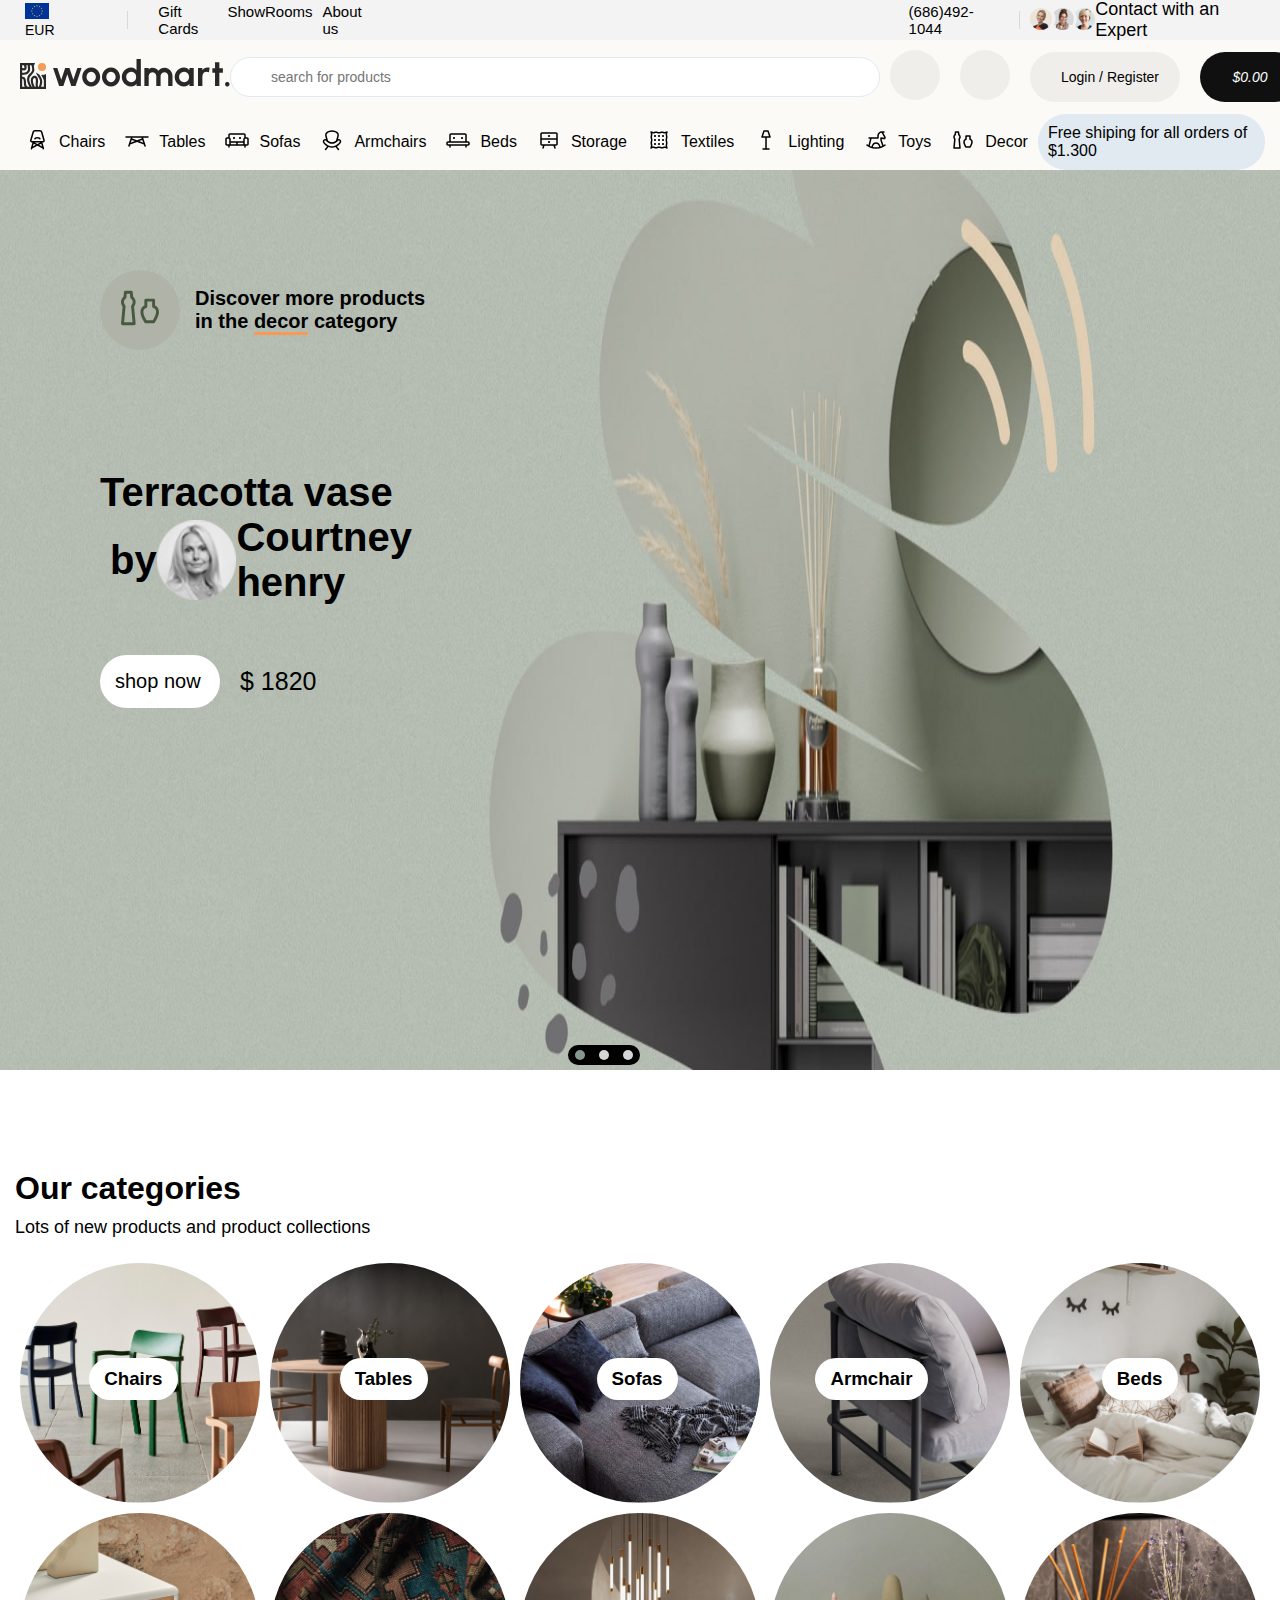
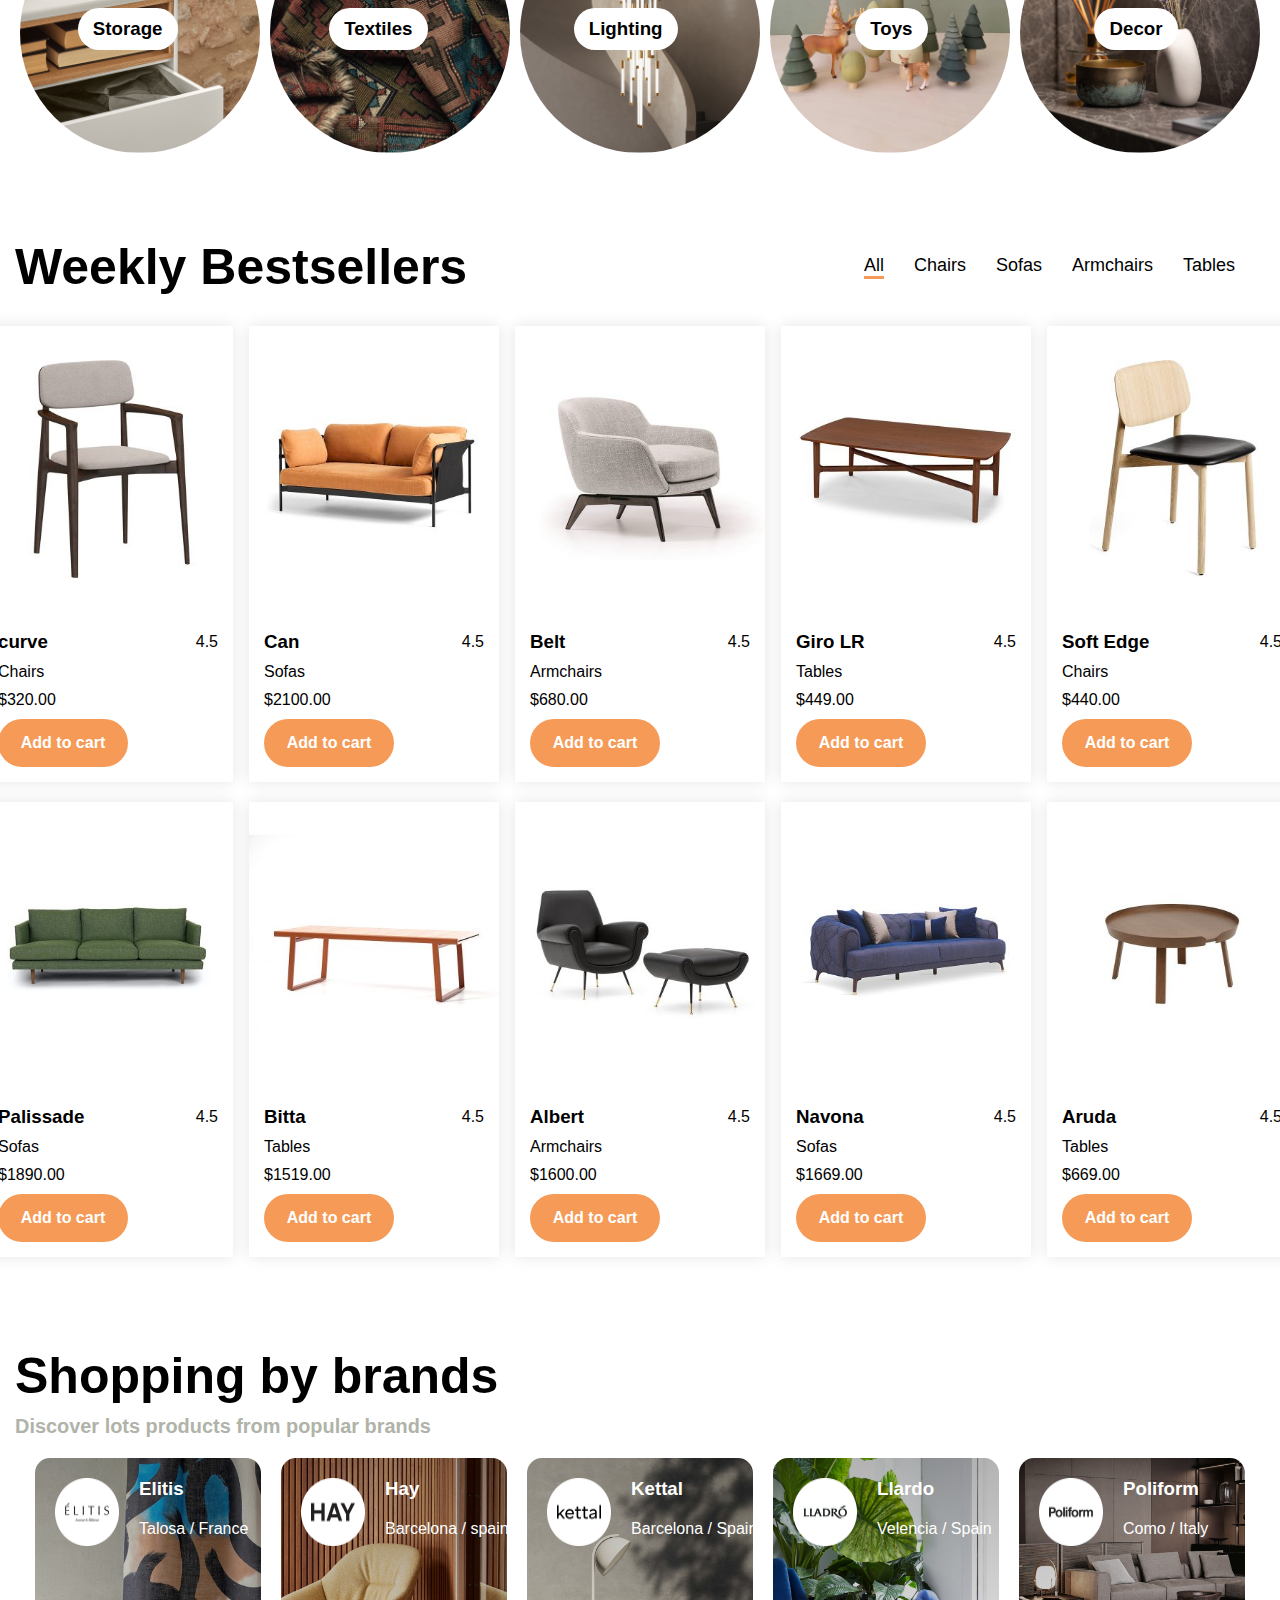
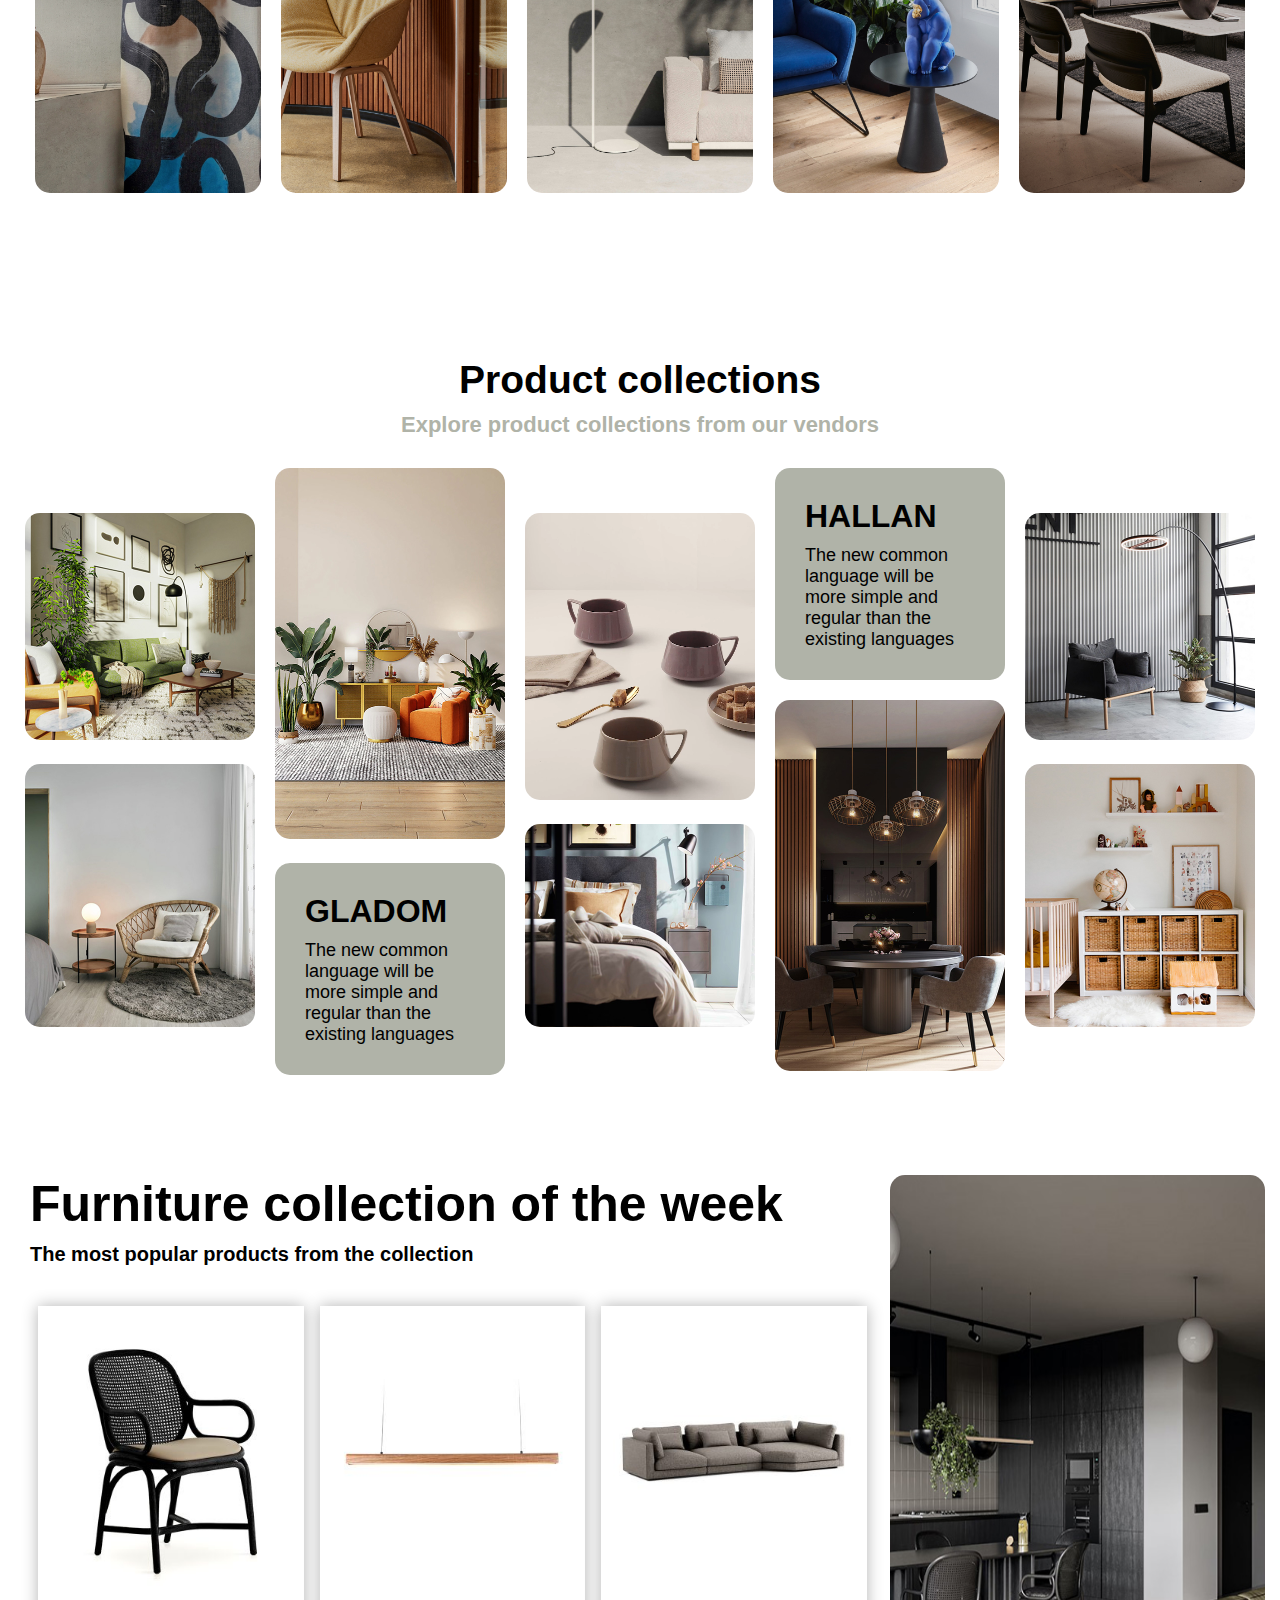
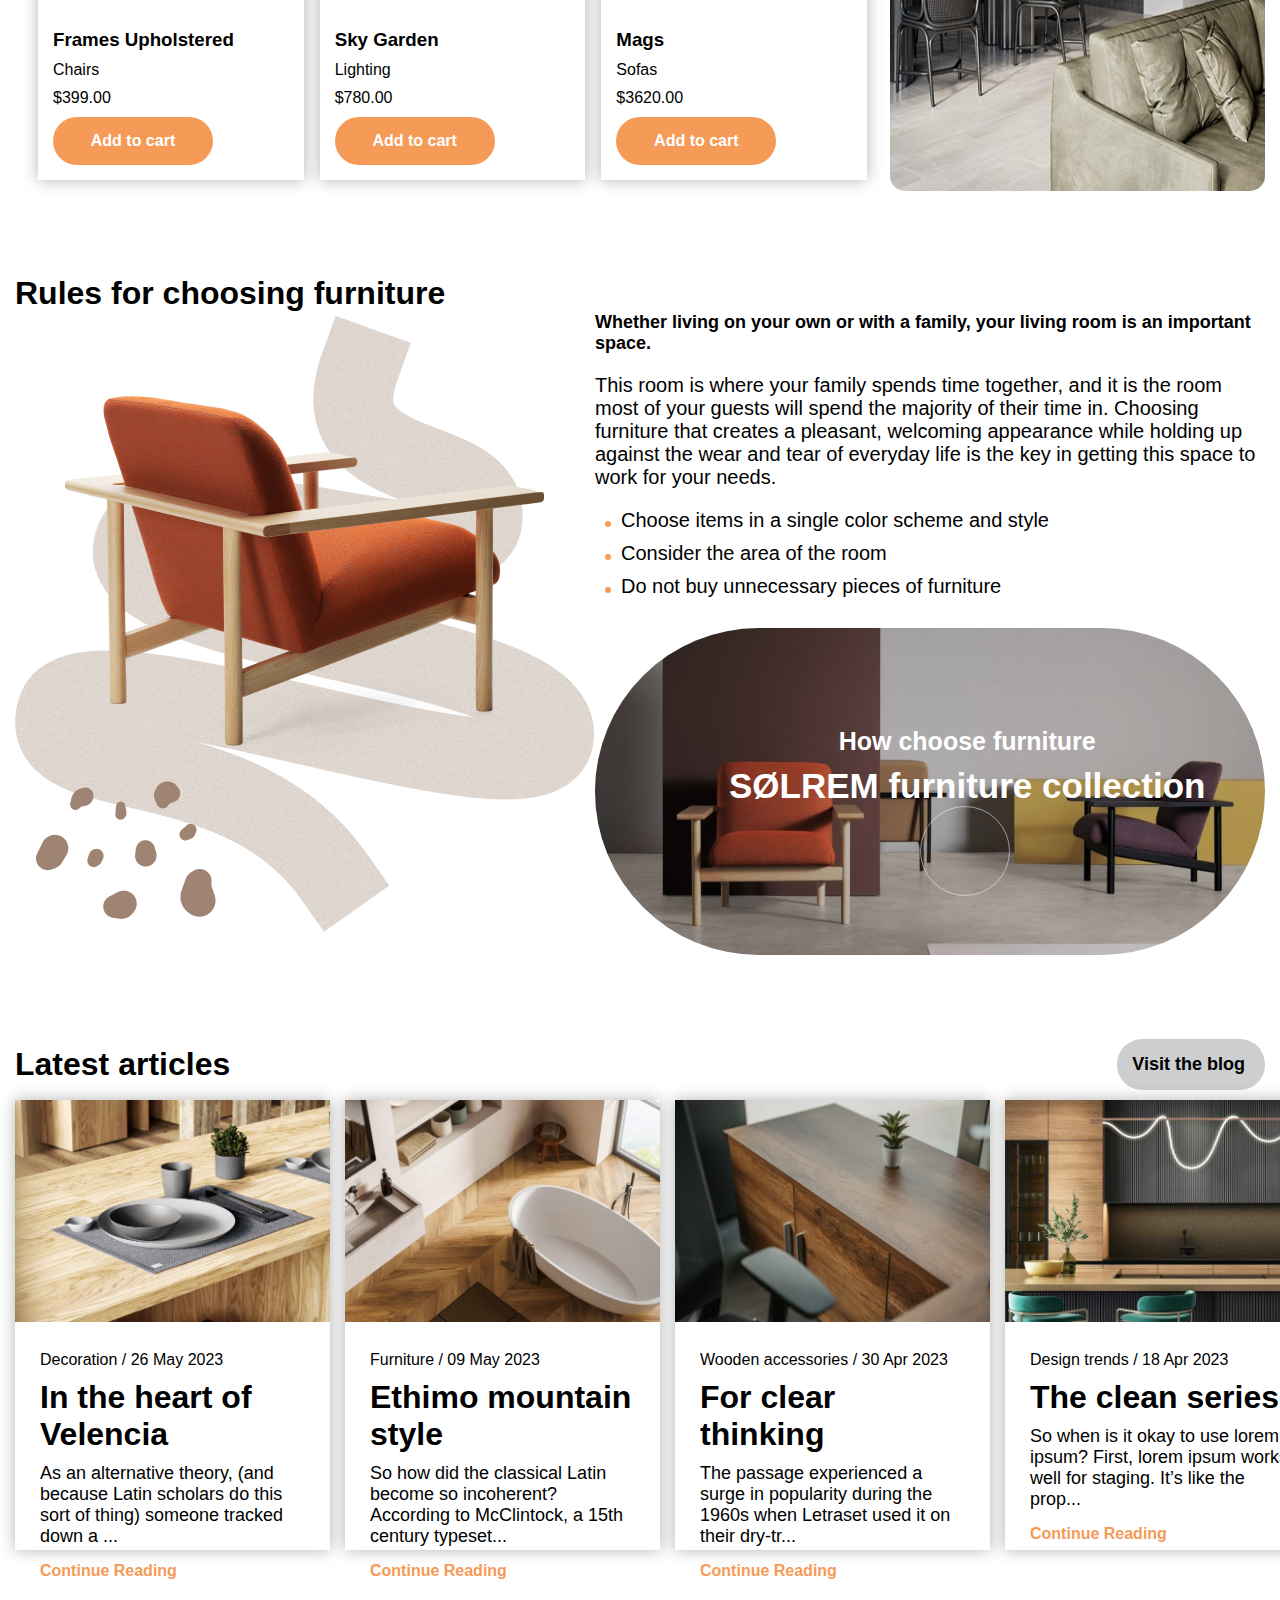
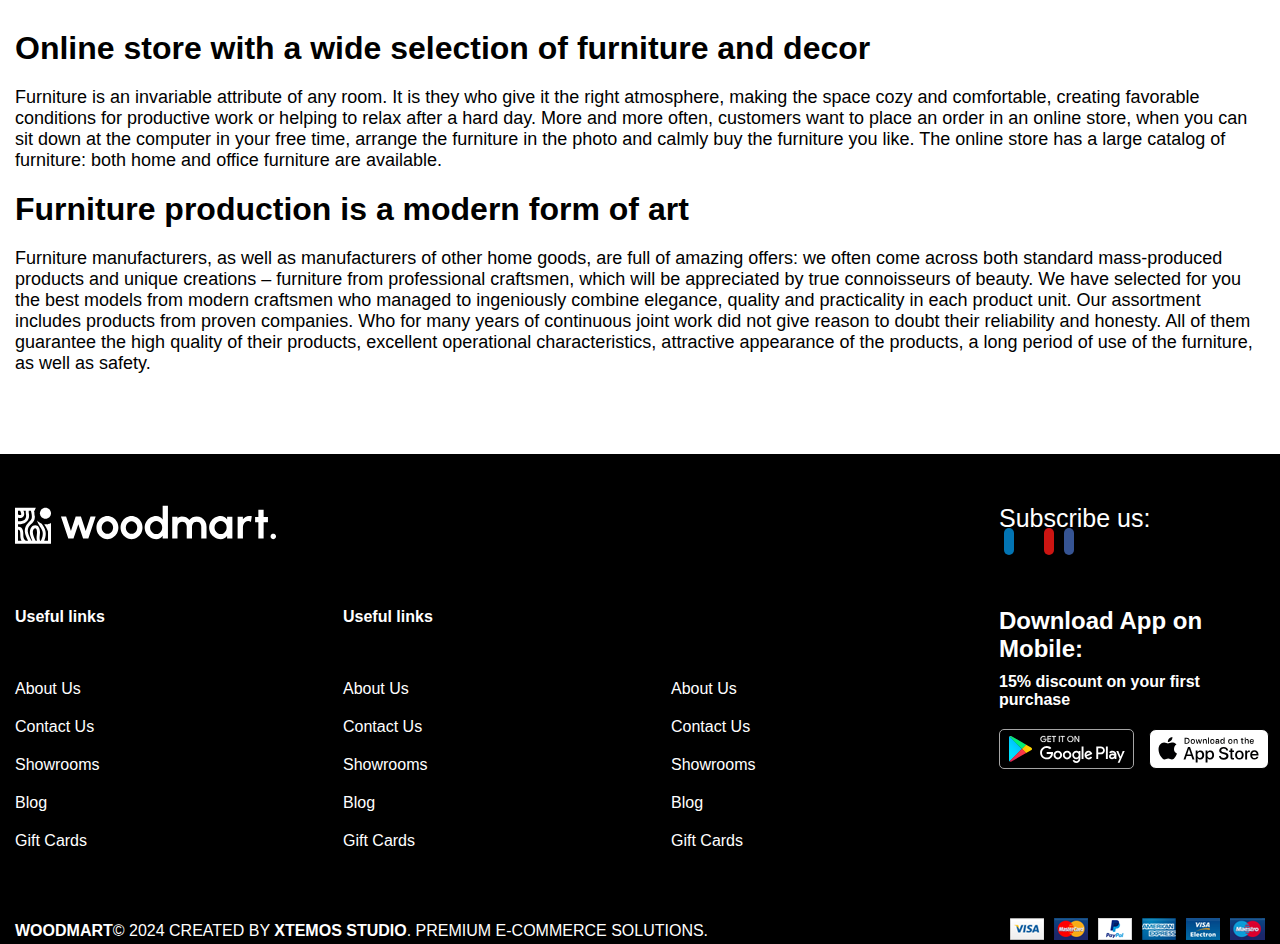
<file: index.html>
<!DOCTYPE html>
<html lang="en">

<head>
    <meta charset="UTF-8">
    <meta name="viewport" content="width=device-width, initial-scale=1.0">
    <title>Homepage</title>
    <link rel="stylesheet" href="css/style.css">
    <link rel="stylesheet" href="css/owl.carousel.min.css">
    <link rel="stylesheet" href="css/owl.theme.default.min.css">
    <link rel="stylesheet" href="https://cdnjs.cloudflare.com/ajax/libs/font-awesome/6.5.1/css/all.min.css"
        integrity="sha512-DTOQO9RWCH3ppGqcWaEA1BIZOC6xxalwEsw9c2QQeAIftl+Vegovlnee1c9QX4TctnWMn13TZye+giMm8e2LwA=="
        crossorigin="anonymous" referrerpolicy="no-referrer" />
</head>

<body>
    <header class="whb_header">
        <div class="main_header">
            <div class="wb_row">
                <div class="container">
                    <div class="row">
                        <div class="header">
                            <div class="header_row">
                                <ul class="menu_currency">
                                    <li><a href=""><img src="img/asset 0.svg" alt="">EUR</a>
                                        <ul class="sub_menu">
                                            <li><a href="#"><img src="img/asset 1.svg" alt="">Canada</a></li>
                                            <li><a href="#"><img src="img/asset 2.svg" alt="">USA</a></li>
                                            <li><a href="#"><img src="img/asset 3.svg" alt="">Japan</a></li>
                                        </ul>
                                    </li>
                                </ul>
                            </div>
                            <div class="space_element">
                            </div>
                            <div class="header_devider">
                            </div>
                            <div class="header_nav">
                                <ul class="menu_top">
                                    <li><a href="">Gift Cards</a></li>
                                    <li><a href="">ShowRooms</a></li>
                                    <li><a href="">About us</a></li>
                                </ul>
                            </div>
                            <div class="empty_column"></div>
                            <div class="contact">
                                <ul>
                                    <li><a href=""><i class="fa-solid fa-phone"></i>(686)492-1044</a></li>
                                </ul>
                            </div>
                            <div class="space_element"></div>
                            <div class="box_content ">
                                <div class="box_icon ">
                                    <a href=""><img src="img/asset 4.png" alt="" class="d-flex "></a>
                                </div>
                            </div>
                            <div class="box_text ">
                                <p class=""><a href="">Contact with an Expert</a></p>
                            </div>
                        </div>
                    </div>
                </div>
            </div>
            <div class="wb_middle_row">
                <div class="container">
                    <div class="row">
                        <div class="logo">
                            <a href="index.html"> <img src="img/asset 5.svg" alt=""></a>
                        </div>
                        <div class="search_bar">
                            <i class="fa-solid fa-magnifying-glass"></i><input type="text"
                                placeholder="search for products">
                        </div>
                        <div class="icon_bar">
                            <ul class="icon">
                                <li class="compare"><button><a href=""><i
                                                class="fa-solid fa-code-compare"></i></a></button></li>
                                <li class="wishlist"><button><a href=""><i class="fa-regular fa-heart"></i></a></button>
                                </li>
                                <li class="login"><button><a href=""><i class="fa-regular fa-user"></i>Login /
                                            Register</a></button></li>
                                <li class="cart"><button><a href=""><i class="fa-solid fa-cart-shopping">
                                                $0.00</i></a></button></li>
                            </ul>
                        </div>
                    </div>
                </div>
            </div>
            <div class="nav_bar">
                <div class="nav_menu">
                    <div class="container">
                        <div class="row">
                            <ul class="nav_item">
                                <li><a href=""><img src="img/asset 6.svg" alt=""></a></li>
                                <span><a href="">Chairs</a></span>
                                <li><a href=""><img src="img/asset 7.svg" alt=""></a></li>
                                <span><a href="">Tables</a></span>
                                <li><a href=""><img src="img/asset 8.svg" alt=""></a></li>
                                <span><a href="">Sofas</a></span>
                                <li><a href=""><img src="img/asset 9.svg" alt=""></a></li>
                                <span><a href="">Armchairs</a></span>
                                <li><a href=""><img src="img/asset 10.svg" alt=""></a></li>
                                <span><a href="">Beds</a></span>
                                <li><a href=""><img src="img/asset 11.svg" alt=""></a></li>
                                <span><a href="">Storage</a></span>
                                <li><a href=""><img src="img/asset 12.svg" alt=""></a></li>
                                <span><a href="">Textiles</a></span>
                                <li><a href=""><img src="img/asset 13.svg" alt=""></a></li>
                                <span><a href="">Lighting</a></span>
                                <li><a href=""><img src="img/asset 14.svg" alt=""></a></li>
                                <span><a href="">Toys</a></span>
                                <li><a href=""><img src="img/asset 15.svg" alt=""></a></li>
                                <span><a href="">Decor</a></span>
                            </ul>
                            <div class="nav_text">
                                <a href="">Free shiping for all orders of $1.300</a>
                            </div>
                        </div>
                    </div>
                </div>
            </div>
        </div>
    </header>
    <section class="slider_wrap">
        <div class="slider">
            <div class="container">
                <div class="row">
                    <div class="owl-carousel owl-theme">
                        <div class="item">
                            <div class="item1">
                                <div class="image_wrap">
                                    <div class="img">
                                        <img src="img/asset 99.jpeg" alt="">
                                    </div>
                                </div>
                                <div class="slider_text">
                                    <div class="uper_text">
                                        <div class="img">
                                            <img src="img/asset 108.svg" alt="">
                                        </div>
                                        <div class="text">
                                            <h4>
                                                Discover more products<br>
                                                in the <u>decor</u> category </span>
                                            </h4>
                                        </div>
                                    </div>
                                    <div class="img_text_wrap">
                                        <div class="lower_text">
                                            <h1 class="">Terracotta vase</h1>
                                        </div>
                                        <div class="img_text">
                                            <h1 class="img_text"> by </h1>
                                            <img src="img/asset 16.png" alt="" class="img">
                                            <h1>
                                                Courtney henry
                                            </h1>
                                        </div>
                                        <div class="button">
                                            <li class="btn"><a href="">shop now</a></li>
                                            <li class="price_tag"> $ 1820</li>
                                        </div>
                                        <div class="price">

                                        </div>
                                    </div>
                                </div>
                            </div>
                        </div>
                        <div class="item">
                            <div class="item2">

                                <div class="image_wrap">
                                    <div class="img">
                                        <img src="img/asset 100.jpeg" alt="">
                                    </div>
                                </div>
                                <div class="slider_text">
                                    <div class="uper_text">
                                        <div class="img">
                                            <img src="img/asset 109.svg" alt="">
                                        </div>
                                        <div class="text">
                                            <h4>
                                                Discover more products<br>
                                                in the <u>chair</u> category </span>
                                            </h4>
                                        </div>
                                    </div>
                                    <div class="img_text_wrap">
                                        <div class="lower_text">
                                            <h1 class="">Upholstered chair</h1>
                                        </div>
                                        <div class="img_text">
                                            <h1 class="img_text"> by </h1>
                                            <img src="img/asset 17.png" alt="" class="img">
                                            <h1>
                                                Esther Howard
                                            </h1>
                                        </div>
                                        <div class="button">
                                            <li class="btn"><a href="">shop now</a></li>
                                            <li class="price_tag"> $ 468</li>
                                        </div>
                                        <div class="price">

                                        </div>
                                    </div>
                                </div>
                            </div>
                        </div>
                        <div class="item">
                            <div class="item3">

                                <div class="image_wrap">
                                    <div class="img">
                                        <img src="img/asset 112.jpeg" alt="">
                                    </div>
                                </div>
                                <div class="slider_text">
                                    <div class="uper_text">
                                        <div class="img">
                                            <img src="img/asset 110.svg" alt="">
                                        </div>
                                        <div class="text">
                                            <h4>
                                                Discover more products<br>
                                                in the <u>sofas</u> category </span>
                                            </h4>
                                        </div>
                                    </div>
                                    <div class="img_text_wrap">
                                        <div class="lower_text">
                                            <h1 class="">sectional fabric sofas</h1>
                                        </div>
                                        <div class="img_text">
                                            <h1 class="img_text"> by </h1>
                                            <img src="img/asset 18.png" alt="" class="img">
                                            <h1>
                                                Ramon Esteve
                                            </h1>
                                        </div>
                                        <div class="button">
                                            <li class="btn"><a href="">shop now</a></li>
                                            <li class="price_tag"> $ 1820</li>
                                        </div>
                                        <div class="price">
                                        </div>
                                    </div>
                                </div>
                            </div>
                        </div>
                    </div>
                </div>
            </div>
        </div>
        </div>
    </section>
    <section class="categories">
        <div class="container">
            <div class="row">
                <div class="categories_header">
                    <h1>Our categories</h1>
                    <p>Lots of new products and product collections</p>
                </div>
                <div class="categories_box">
                    <div class="product_box">
                        <div class="img">

                            <a href=""><img src="img/asset 19.jpeg" alt=""></a>
                        </div>
                        <div class="product">
                            <h3>
                                <a href="">Chairs</a>
                            </h3>
                        </div>
                        <div class="product_count">
                            16 products
                        </div>
                    </div>
                    <div class="product_box">
                        <div class="img">
                            <a href=""><img src="img/asset 20.jpeg" alt=""></a>
                        </div>
                        <div class="product">
                            <h3>
                                <a href="">Tables</a>
                            </h3>
                        </div>
                        <div class="product_count">
                            16 products
                        </div>
                    </div>
                    <div class="product_box">
                        <div class="img">

                            <a href=""><img src="img/asset 21.jpeg" alt=""></a>
                        </div>
                        <div class="product">
                            <h3>
                                <a href="">Sofas</a>
                            </h3>
                        </div>
                        <div class="product_count">
                            16 products
                        </div>
                    </div>
                    <div class="product_box">
                        <div class="img">
                            <a href=""><img src="img/asset 22.jpeg" alt=""></a>
                        </div>
                        <div class="product">
                            <h3>
                                <a href="">Armchair</a>
                            </h3>
                        </div>
                        <div class="product_count">
                            16 products
                        </div>
                    </div>
                    <div class="product_box">
                        <div class="img">
                            <a href=""><img src="img/asset 23.jpeg" alt=""></a>
                        </div>
                        <div class="product">
                            <h3>
                                <a href="">Beds</a>
                            </h3>
                        </div>
                        <div class="product_count">
                            16 products
                        </div>
                    </div>
                </div>
                <div class="categories_box">
                    <div class="product_box">
                        <div class="img">
                            <a href=""><img src="img/asset 24.jpeg" alt=""></a>
                        </div>
                        <div class="product">
                            <h3>
                                <a href="">Storage</a>
                            </h3>
                        </div>
                        <div class="product_count">
                            16 products
                        </div>
                    </div>
                    <div class="product_box">
                        <div class="img">
                            <a href=""><img src="img/asset 25.jpeg" alt=""></a>
                        </div>
                        <div class="product">
                            <h3>
                                <a href="">Textiles</a>
                            </h3>
                        </div>
                        <div class="product_count">
                            16 products
                        </div>
                    </div>
                    <div class="product_box">
                        <div class="img">
                            <a href=""><img src="img/asset 26.jpeg" alt=""></a>
                        </div>
                        <div class="product">
                            <h3>
                                <a href="">Lighting</a>
                            </h3>
                        </div>
                        <div class="product_count">
                            16 products
                        </div>
                    </div>
                    <div class="product_box">
                        <div class="img">
                            <a href=""><img src="img/asset 27.jpeg" alt=""></a>
                        </div>
                        <div class="product">
                            <h3>
                                <a href="">Toys</a>
                            </h3>
                        </div>
                        <div class="product_count">
                            16 products
                        </div>
                    </div>
                    <div class="product_box">
                        <div class="img">
                            <a href=""><img src="img/asset 28.jpeg" alt=""></a>
                        </div>
                        <div class="product">
                            <h3>
                                <a href="">Decor</a>
                            </h3>
                        </div>
                        <div class="product_count">
                            16 products
                        </div>
                    </div>
                </div>
            </div>
        </div>
    </section>
    <section class="bestsellers">
        <div class="container">
            <div class="row">
                <div class="bestseller_box">
                    <div class="bestseller_header">
                        <div class="seller_head">
                            <h1>Weekly Bestsellers</h1>
                        </div>
                        <div class="bestseller_navmenu">
                            <ul class="bestseller_menu">
                                <li class="all"><a href="">All</a></li>
                                <li class="chair"><a class="cool-link" href="">Chairs</a></li>
                                <li class="sofa"><a class="cool-link" href="">Sofas</a></li>
                                <li class="armchair"><a class="cool-link" href="">Armchairs</a></li>
                                <li class="table"><a class="cool-link" href="">Tables</a></li>
                            </ul>
                        </div>
                    </div>
                    <div class="selling_product">
                        <div class="selling_box">
                            <div class="product_sell">
                                <div class="img">
                                    <img src="img/asset 29.jpeg" alt="">
                                </div>
                                <div class="product_detail">
                                    <div class="product_header">
                                        <div class="prodect_title">
                                            <h3><a href="">curve</a></h3>
                                        </div>
                                        <div class="rating">
                                            4.5<i class="fa-solid fa-star"></i>
                                        </div>
                                    </div>
                                    <div class="product_cat">
                                        <a href="">Chairs</a>
                                    </div>
                                    <div class="price_wrap">
                                        <span class="price">$320.00</span>
                                    </div>
                                    <div class="cart_button">
                                        <div class="cart">
                                            <a href="">Add to cart</a>
                                        </div>
                                        <div class="icon">
                                            <a href="">
                                                <i class="fa-solid fa-code-compare"></i>
                                            </a>
                                            <a href="">
                                                <i class="fa-solid fa-magnifying-glass"></i>
                                            </a>
                                        </div>
                                    </div>
                                </div>
                            </div>
                        </div>
                        <div class="selling_box">
                            <div class="product_sell">
                                <div class="img">
                                    <img src="img/asset 30.jpeg" alt="">
                                </div>
                                <div class="product_detail">
                                    <div class="product_header">
                                        <div class="prodect_title">
                                            <h3><a href="">Can</a></h3>
                                        </div>
                                        <div class="rating">
                                            4.5<i class="fa-solid fa-star"></i>
                                        </div>
                                    </div>
                                    <div class="product_cat">
                                        <a href="">Sofas</a>
                                    </div>
                                    <div class="price_wrap">
                                        <span class="price">$2100.00</span>
                                    </div>
                                    <div class="cart_button">
                                        <div class="cart">
                                            <a href="">Add to cart</a>
                                        </div>
                                        <div class="icon">
                                            <a href="">
                                                <i class="fa-solid fa-code-compare"></i>
                                            </a>
                                            <a href="">
                                                <i class="fa-solid fa-magnifying-glass"></i>
                                            </a>
                                        </div>
                                    </div>
                                </div>
                            </div>
                        </div>
                        <div class="selling_box">
                            <div class="product_sell">
                                <div class="img">
                                    <img src="img/asset 31.jpeg" alt="">
                                </div>
                                <div class="product_detail">
                                    <div class="product_header">
                                        <div class="prodect_title">
                                            <h3><a href="">Belt</a></h3>
                                        </div>
                                        <div class="rating">
                                            4.5<i class="fa-solid fa-star"></i>
                                        </div>
                                    </div>
                                    <div class="product_cat">
                                        <a href="">Armchairs</a>
                                    </div>
                                    <div class="price_wrap">
                                        <span class="price">$680.00</span>
                                    </div>
                                    <div class="cart_button">
                                        <div class="cart">
                                            <a href="">Add to cart</a>
                                        </div>
                                        <div class="icon">
                                            <a href="">
                                                <i class="fa-solid fa-code-compare"></i>
                                            </a>
                                            <a href="">
                                                <i class="fa-solid fa-magnifying-glass"></i>
                                            </a>
                                        </div>
                                    </div>
                                </div>
                            </div>
                        </div>
                        <div class="selling_box">
                            <div class="product_sell">
                                <div class="img">
                                    <img src="img/asset 32.jpeg" alt="">
                                </div>
                                <div class="product_detail">
                                    <div class="product_header">
                                        <div class="prodect_title">
                                            <h3><a href="">Giro LR</a></h3>
                                        </div>
                                        <div class="rating">
                                            4.5<i class="fa-solid fa-star"></i>
                                        </div>
                                    </div>
                                    <div class="product_cat">
                                        <a href="">Tables</a>
                                    </div>
                                    <div class="price_wrap">
                                        <span class="price">$449.00</span>
                                    </div>
                                    <div class="cart_button">
                                        <div class="cart">
                                            <a href="">Add to cart</a>
                                        </div>
                                        <div class="icon">
                                            <a href="">
                                                <i class="fa-solid fa-code-compare"></i>
                                            </a>
                                            <a href="">
                                                <i class="fa-solid fa-magnifying-glass"></i>
                                            </a>
                                        </div>
                                    </div>
                                </div>
                            </div>
                        </div>
                        <div class="selling_box">
                            <div class="product_sell">
                                <div class="img">
                                    <img src="img/asset 33.jpeg" alt="">
                                </div>
                                <div class="product_detail">
                                    <div class="product_header">
                                        <div class="prodect_title">
                                            <h3><a href="">Soft Edge</a></h3>
                                        </div>
                                        <div class="rating">
                                            4.5<i class="fa-solid fa-star"></i>
                                        </div>
                                    </div>
                                    <div class="product_cat">
                                        <a href="">Chairs</a>
                                    </div>
                                    <div class="price_wrap">
                                        <span class="price">$440.00</span>
                                    </div>
                                    <div class="cart_button">
                                        <div class="cart">
                                            <a href="">Add to cart</a>
                                        </div>
                                        <div class="icon">
                                            <a href="">
                                                <i class="fa-solid fa-code-compare"></i>
                                            </a>
                                            <a href="">
                                                <i class="fa-solid fa-magnifying-glass"></i>
                                            </a>
                                        </div>
                                    </div>
                                </div>
                            </div>
                        </div>
                    </div>
                    <div class="selling_product">
                        <div class="selling_box">
                            <div class="product_sell">
                                <div class="img">
                                    <img src="img/asset 34.jpeg" alt="">
                                </div>
                                <div class="product_detail">
                                    <div class="product_header">
                                        <div class="prodect_title">
                                            <h3><a href="">Palissade</a></h3>
                                        </div>
                                        <div class="rating">
                                            4.5<i class="fa-solid fa-star"></i>
                                        </div>
                                    </div>
                                    <div class="product_cat">
                                        <a href="">Sofas</a>
                                    </div>
                                    <div class="price_wrap">
                                        <span class="price">$1890.00</span>
                                    </div>
                                    <div class="cart_button">
                                        <div class="cart">
                                            <a href="">Add to cart</a>
                                        </div>
                                        <div class="icon">
                                            <a href="">
                                                <i class="fa-solid fa-code-compare"></i>
                                            </a>
                                            <a href="">
                                                <i class="fa-solid fa-magnifying-glass"></i>
                                            </a>
                                        </div>
                                    </div>
                                </div>
                            </div>
                        </div>
                        <div class="selling_box">
                            <div class="product_sell">
                                <div class="img">
                                    <img src="img/asset 35.jpeg" alt="">
                                </div>
                                <div class="product_detail">
                                    <div class="product_header">
                                        <div class="prodect_title">
                                            <h3><a href="">Bitta</a></h3>
                                        </div>
                                        <div class="rating">
                                            4.5<i class="fa-solid fa-star"></i>
                                        </div>
                                    </div>
                                    <div class="product_cat">
                                        <a href="">Tables</a>
                                    </div>
                                    <div class="price_wrap">
                                        <span class="price"><del>$1519.00</del></span>
                                    </div>
                                    <div class="cart_button">
                                        <div class="cart">
                                            <a href="">Add to cart</a>
                                        </div>
                                        <div class="icon">
                                            <a href="">
                                                <i class="fa-solid fa-code-compare"></i>
                                            </a>
                                            <a href="">
                                                <i class="fa-solid fa-magnifying-glass"></i>
                                            </a>
                                        </div>
                                    </div>
                                </div>
                            </div>
                        </div>
                        <div class="selling_box">
                            <div class="product_sell">
                                <div class="img">
                                    <img src="img/asset 36.jpeg" alt="">
                                </div>
                                <div class="product_detail">
                                    <div class="product_header">
                                        <div class="prodect_title">
                                            <h3><a href="">Albert</a></h3>
                                        </div>
                                        <div class="rating">
                                            4.5<i class="fa-solid fa-star"></i>
                                        </div>
                                    </div>
                                    <div class="product_cat">
                                        <a href="">Armchairs</a>
                                    </div>
                                    <div class="price_wrap">
                                        <span class="price">$1600.00</span>
                                    </div>
                                    <div class="cart_button">
                                        <div class="cart">
                                            <a href="">Add to cart</a>
                                        </div>
                                        <div class="icon">
                                            <a href="">
                                                <i class="fa-solid fa-code-compare"></i>
                                            </a>
                                            <a href="">
                                                <i class="fa-solid fa-magnifying-glass"></i>
                                            </a>
                                        </div>
                                    </div>
                                </div>
                            </div>
                        </div>
                        <div class="selling_box">
                            <div class="product_sell">
                                <div class="img">
                                    <img src="img/asset 37.jpeg" alt="">
                                </div>
                                <div class="product_detail">
                                    <div class="product_header">
                                        <div class="prodect_title">
                                            <h3><a href="">Navona</a></h3>
                                        </div>
                                        <div class="rating">
                                            4.5<i class="fa-solid fa-star"></i>
                                        </div>
                                    </div>
                                    <div class="product_cat">
                                        <a href="">Sofas</a>
                                    </div>
                                    <div class="price_wrap">
                                        <span class="price">$1669.00</span>
                                    </div>
                                    <div class="cart_button">
                                        <div class="cart">
                                            <a href="">Add to cart</a>
                                        </div>
                                        <div class="icon">
                                            <a href="">
                                                <i class="fa-solid fa-code-compare"></i>
                                            </a>
                                            <a href="">
                                                <i class="fa-solid fa-magnifying-glass"></i>
                                            </a>
                                        </div>
                                    </div>
                                </div>
                            </div>
                        </div>
                        <div class="selling_box">
                            <div class="product_sell">
                                <div class="img">
                                    <img src="img/asset 38.jpeg" alt="">
                                </div>
                                <div class="product_detail">
                                    <div class="product_header">
                                        <div class="prodect_title">
                                            <h3><a href="">Aruda</a></h3>
                                        </div>
                                        <div class="rating">
                                            4.5<i class="fa-solid fa-star"></i>
                                        </div>
                                    </div>
                                    <div class="product_cat">
                                        <a href="">Tables</a>
                                    </div>
                                    <div class="price_wrap">
                                        <span class="price">$669.00</span>
                                    </div>
                                    <div class="cart_button">
                                        <div class="cart">
                                            <a href="">Add to cart</a>
                                        </div>
                                        <div class="icon">
                                            <a href="">
                                                <i class="fa-solid fa-code-compare"></i>
                                            </a>
                                            <a href="">
                                                <i class="fa-solid fa-magnifying-glass"></i>
                                            </a>
                                        </div>
                                    </div>
                                </div>
                            </div>
                        </div>
                    </div>
                </div>
            </div>
        </div>
    </section>
    <section class="brand_shop">
        <div class="container">
            <div class="row">
                <div class="brand_header">
                    <div class="brand_heading">
                        <h1>Shopping by brands</h1>
                    </div>
                    <div class="bottom_header">
                        <h5>Discover lots products from popular brands</h5>
                    </div>
                </div>
                <div class="brands">
                    <div class="box">
                        <div class="img">
                            <a href=""><img src="img/asset 101.jpeg" alt=""></a>
                        </div>
                        <div class="text">
                            <div class="img">
                                <a href=""><img src="img/asset 39.png" alt=""></a>
                            </div>
                            <div class="name">
                                <h3>Elitis</h3>
                                <div class="text_wrap">
                                    Talosa / France
                                </div>
                            </div>
                        </div>
                    </div>
                    <div class="box">
                        <div class="img">
                            <a href=""><img src="img/asset 102.jpeg" alt=""></a>
                        </div>
                        <div class="text">
                            <div class="img">
                                <a href=""><img src="img/asset 40.png" alt=""></a>
                            </div>
                            <div class="name">
                                <h3>Hay</h3>
                                <div class="text_wrap">
                                    Barcelona / spain
                                </div>
                            </div>
                        </div>
                    </div>
                    <div class="box">
                        <div class="img">
                            <a href=""><img src="img/asset 103.jpeg" alt=""></a>
                        </div>
                        <div class="text">
                            <div class="img">
                                <a href=""><img src="img/asset 41.png" alt=""></a>
                            </div>
                            <div class="name">
                                <h3>Kettal</h3>
                                <div class="text_wrap">
                                    Barcelona / Spain
                                </div>
                            </div>
                        </div>
                    </div>
                    <div class="box">
                        <div class="img">
                            <a href=""><img src="img/asset 104.jpeg" alt=""></a>
                        </div>
                        <div class="text">
                            <div class="img">
                                <a href=""><img src="img/asset 42.png" alt=""></a>
                            </div>
                            <div class="name">
                                <h3>Llardo</h3>
                                <div class="text_wrap">
                                    Velencia / Spain
                                </div>
                            </div>
                        </div>
                    </div>
                    <div class="box">
                        <div class="img">
                            <a href=""><img src="img/asset 105.jpeg" alt=""></a>
                        </div>
                        <div class="text">
                            <div class="img">
                                <a href=""><img src="img/asset 43.png" alt=""></a>
                            </div>
                            <div class="name">
                                <h3>Poliform</h3>
                                <div class="text_wrap">
                                    Como / Italy
                                </div>
                            </div>
                        </div>
                    </div>
                </div>

            </div>
        </div>
    </section>
    <section class="collections">
        <div class="container">
            <div class="row">
                <div class="collection_title">
                    <div class="title">
                        <h2>Product collections</h2>
                    </div>
                    <div class="sub_title">
                        <h4>Explore product collections from our vendors</h4>
                    </div>
                </div>
                <div class="collection_box">
                    <div class="collection_col">
                        <div class="uper_img">
                            <img src="img/asset 44.jpeg" alt="">
                        </div>
                        <div class="lower_img">
                            <img src="img/asset 48.jpeg" alt="">
                        </div>
                    </div>
                    <div class="collection_col">
                        <div class="uper_img">
                            <img src="img/asset 52.jpeg" alt="">
                        </div>
                        <div class="text_box">
                            <h1>GLADOM</h1>
                            <p>
                                The new common language will be more simple and regular than the existing languages
                            </p>
                        </div>
                    </div>
                    <div class="collection_col">
                        <div class="uper_img">
                            <video src="img/wd-furniture-hotspot-video-opt.mp4" autoplay muted loop></video>
                        </div>
                        <div class="lower_img">
                            <img src="img/asset 60.jpeg" alt="">
                        </div>
                    </div>
                    <div class="collection_col">
                        <div class="text_box">
                            <h1>HALLAN</h1>
                            <p>The new common language will be more simple and regular than the existing languages</p>
                        </div>
                        <div class="lower_img">
                            <img src="img/asset 65.jpeg" alt="">
                        </div>
                    </div>
                    <div class="collection_col">
                        <div class="uper_img">
                            <img src="img/asset 69.jpeg" alt="">
                        </div>
                        <div class="lower_img">
                            <img src="img/asset 73.jpeg" alt="">
                        </div>
                    </div>
                </div>
            </div>
        </div>

    </section>
    <section class="week_collection">
        <div class="container">
            <div class="row">
                <div class="col_70">
                    <div class="bestseller_box">
                        <div class="bestseller_header">
                            <div class="title">
                                <h1>Furniture collection of the week </h1>
                            </div>
                            <div class="sub_title">
                                <h4>The most popular products from the collection</h4>
                            </div>
                        </div>
                        <div class="selling_product">
                            <div class="selling_box">
                                <div class="product_sell">
                                    <div class="img">
                                        <img src="img/asset 77.jpeg" alt="">
                                    </div>
                                    <div class="product_detail">
                                        <div class="product_header">
                                            <div class="prodect_title">
                                                <h3><a href="">Frames Upholstered</a></h3>
                                            </div>
                                        </div>
                                        <div class="product_cat">
                                            <a href="">Chairs</a>
                                        </div>
                                        <div class="price_wrap">
                                            <span class="price">$399.00</span>
                                        </div>
                                        <div class="cart_button">
                                            <div class="cart">
                                                <a href="">Add to cart</a>
                                            </div>
                                            <div class="icon">
                                                <a href="">
                                                    <i class="fa-solid fa-code-compare"></i>
                                                </a>
                                                <a href="">
                                                    <i class="fa-solid fa-magnifying-glass"></i>
                                                </a>
                                            </div>
                                        </div>
                                    </div>
                                </div>
                            </div>
                            <div class="selling_box">
                                <div class="product_sell">
                                    <div class="img">
                                        <img src="img/asset 78.jpeg" alt="">
                                    </div>
                                    <div class="product_detail">
                                        <div class="product_header">
                                            <div class="prodect_title">
                                                <h3><a href="">Sky Garden</a></h3>
                                            </div>
                                        </div>
                                        <div class="product_cat">
                                            <a href="">Lighting</a>
                                        </div>
                                        <div class="price_wrap">
                                            <span class="price">$780.00</span>
                                        </div>
                                        <div class="cart_button">
                                            <div class="cart">
                                                <a href="">Add to cart</a>
                                            </div>
                                            <div class="icon">
                                                <a href="">
                                                    <i class="fa-solid fa-code-compare"></i>
                                                </a>
                                                <a href="">
                                                    <i class="fa-solid fa-magnifying-glass"></i>
                                                </a>
                                            </div>
                                        </div>
                                    </div>
                                </div>
                            </div>
                            <div class="selling_box">
                                <div class="product_sell">
                                    <div class="img">
                                        <img src="img/asset 79.jpeg" alt="">
                                    </div>
                                    <div class="product_detail">
                                        <div class="product_header">
                                            <div class="prodect_title">
                                                <h3><a href="">Mags</a></h3>
                                            </div>
                                        </div>
                                        <div class="product_cat">
                                            <a href="">Sofas</a>
                                        </div>
                                        <div class="price_wrap">
                                            <span class="price">$3620.00</span>
                                        </div>
                                        <div class="cart_button">
                                            <div class="cart">
                                                <a href="">Add to cart</a>
                                            </div>
                                            <div class="icon">
                                                <a href="">
                                                    <i class="fa-solid fa-code-compare"></i>
                                                </a>
                                                <a href="">
                                                    <i class="fa-solid fa-magnifying-glass"></i>
                                                </a>
                                            </div>
                                        </div>
                                    </div>
                                </div>
                            </div>
                        </div>
                    </div>
                </div>
                <div class="col_30">
                    <div class="img">
                        <img src="img/asset 81.jpeg" alt="">
                    </div>
                </div>
            </div>
        </div>
    </section>
    <section class="rules">
        <div class="container">
            <div class="row">
                <div class="heading">
                    <h1>Rules for choosing furniture
                    </h1>
                </div>
            </div>
            <div class="img_text">

                <div class="col_40">
                    <div class="img">
                        <img src="img/asset 85.png" alt="">
                    </div>
                </div>
                <div class="col_60">
                    <div class="sub_heading">
                        <h3>
                            <p>Whether living on your own or with a family, your living room is an important space.</p>
                        </h3>
                    </div>
                    <div class="text_wrap">
                        <p>This room is where your family spends time together, and it is the room most of your guests
                            will spend the majority of their time in. Choosing furniture that creates a pleasant,
                            welcoming appearance while holding up against the wear and tear of everyday life is the key
                            in getting this space to work for your needs.
                        </p>
                        <ul class="topic">
                            <li><img src="img/asset 86.svg" alt=""><span>Choose items in a single color scheme and
                                    style</span></li>
                            <li><img src="img/asset 86.svg" alt=""><span>Consider the area of the room
                                </span></li>
                            <li><img src="img/asset 86.svg" alt=""><span>Do not buy unnecessary pieces of furniture
                                </span></li>
                        </ul>
                    </div>
                    <div class="video_wrap">
                        <div class="img">
                            <img src="img/asset 106.jpeg" alt="">
                        </div>
                        <div class="text">
                            <h5>How choose furniture</h5>
                            <h1>SØLREM furniture collection</h1>
                            <div class="play_button">
                                <a href="https://youtu.be/XHOmBV4js_E?si=5HvxMQ42tL5e7D3P">
                                    <i class="fa-solid fa-play"></i>
                                </a>
                            </div>
                        </div>
                    </div>
                </div>
            </div>
        </div>
    </section>
    <section class="articles">
        <div class="container">
            <div class="row">
                <div class="heading">
                    <h1>
                        Latest articles
                    </h1>
                </div>
                <div class="blog_button">
                    <a href="">Visit the blog</a>
                    <a href=""><span><i class="fa-solid fa-arrow-right"></i></span></a>
                </div>
            </div>
            <div class="article_box">

                <div class="col_25">
                    <div class="img">
                        <img src="img/asset 88.jpeg" alt="">
                    </div>
                    <div class="bottom_text">
                        <ul class="text">
                            <li class="date"><a href="">Decoration / 26 May 2023</a></li>
                            <li class="heading"><a href="">
                                    <h1>In the heart of Velencia</h1>
                                </a></li>
                            <li class="para_text">
                                <p> As an alternative theory, (and because Latin scholars do this sort of thing) someone
                                    tracked down a ... </p>
                            </li>
                            <li class="link"><a href="">Continue Reading</a></li>
                        </ul>
                    </div>
                </div>
                <div class="col_25">
                    <div class="img">
                        <img src="img/asset 90.jpeg" alt="">
                    </div>
                    <div class="bottom_text">
                        <ul class="text">
                            <li class="date"><a href="">Furniture / 09 May 2023</a></li>
                            <li class="heading"><a href="">
                                    <h1>Ethimo mountain style</h1>
                                </a></li>
                            <li class="para_text">
                                <p>
                                    So how did the classical Latin become so incoherent? According to McClintock, a 15th
                                    century typeset... </p>
                            </li>
                            <li class="link"><a href="">Continue Reading</a></li>
                        </ul>
                    </div>
                </div>
                <div class="col_25">
                    <div class="img">
                        <img src="img/asset 91.jpeg" alt="">
                    </div>
                    <div class="bottom_text">
                        <ul class="text">
                            <li class="date"><a href="">Wooden accessories / 30 Apr 2023</a></li>
                            <li class="heading"><a href="">
                                    <h1>For clear thinking</h1>
                                </a></li>
                            <li class="para_text">
                                <p>
                                    The passage experienced a surge in popularity during the 1960s when Letraset used it
                                    on their dry-tr... </p>
                            </li>
                            <li class="link"><a href="">Continue Reading</a></li>
                        </ul>
                    </div>
                </div>
                <div class="col_25">
                    <div class="img">
                        <img src="img/asset 92.jpeg" alt="">
                    </div>
                    <div class="bottom_text">
                        <ul class="text">
                            <li class="date"><a href="">Design trends / 18 Apr 2023</a></li>
                            <li class="heading"><a href="">
                                    <h1>The clean series</h1>
                                </a></li>
                            <li class="para_text">
                                <p>
                                    So when is it okay to use lorem ipsum? First, lorem ipsum works well for staging.
                                    It’s like the prop... </p>
                            </li>
                            <li class="link"><a href="">Continue Reading</a></li>
                        </ul>
                    </div>
                </div>
            </div>
        </div>

    </section>
    <section class="footer_text">
        <div class="container">
            <div class="row">
                <div class="uper_text">
                    <h1>Online store with a wide selection of furniture and decor</h1>
                    <p>
                        Furniture is an invariable attribute of any room. It is they who give it the right atmosphere,
                        making the space cozy and comfortable, creating favorable conditions for productive work or
                        helping to relax after a hard day. More and more often, customers want to place an order in an
                        online store, when you can sit down at the computer in your free time, arrange the furniture in
                        the photo and calmly buy the furniture you like. The online store has a large catalog of
                        furniture: both home and office furniture are available.
                    </p>
                    <h1>Furniture production is a modern form of art</h1>
                    <p>Furniture manufacturers, as well as manufacturers of other home goods, are full of amazing
                        offers: we often come across both standard mass-produced products and unique creations –
                        furniture from professional craftsmen, which will be appreciated by true connoisseurs of beauty.
                        We have selected for you the best models from modern craftsmen who managed to ingeniously
                        combine elegance, quality and practicality in each product unit. Our assortment includes
                        products from proven companies. Who for many years of continuous joint work did not give reason
                        to doubt their reliability and honesty. All of them guarantee the high quality of their
                        products, excellent operational characteristics, attractive appearance of the products, a long
                        period of use of the furniture, as well as safety.</p>
                </div>
            </div>
        </div>
    </section>
    <section class="footer">
        <div class="container">
            <div class="row">
                <div class="col_80">
                    <div class="img_logo">
                        <a href=""><img src="img/asset 93.svg" alt=""></a>
                    </div>  
                    <div class="nav_banner">
                        <div class="nav_col">
                            <div class="nav_inner">
                                <div class="nav_head">
                                    <h4>Useful links</h4>
                                </div>
                                <ul class="nav_menu">
                                    <li><a href="">About Us</a></li>
                                    <li><a href="">Contact Us</a></li>
                                    <li><a href="">Showrooms</a></li>
                                    <li><a href="">Blog</a></li>
                                    <li><a href="">Gift Cards</a></li>
                                </ul>
                            </div>
                        </div>
                        <div class="nav_col">
                            <div class="nav_inner">
                                <div class="nav_head">
                                    <h4>Useful links</h4>
                                </div>
                                <ul class="nav_menu">
                                    <li><a href="">About Us</a></li>
                                    <li><a href="">Contact Us</a></li>
                                    <li><a href="">Showrooms</a></li>
                                    <li><a href="">Blog</a></li>
                                    <li><a href="">Gift Cards</a></li>
                                </ul>
                            </div>
                        </div>
                        <div class="nav_col">
                            <div class="nav_inner">
                                <div class="nav_head">
                                    <h4></h4>
                                </div>
                                <ul class="nav_menu">
                                    <li><a href="">About Us</a></li>
                                    <li><a href="">Contact Us</a></li>
                                    <li><a href="">Showrooms</a></li>
                                    <li><a href="">Blog</a></li>
                                    <li><a href="">Gift Cards</a></li>
                                </ul>
                            </div>
                        </div>
                    </div>                  
                </div>
                <div class="col_20">
                    <div class="subscribe">
                        <h3>Subscribe us:</h3>
                        <a href=""><i class="fa-brands fa-facebook-f"></i></a>
                        <a href=""><i class="fa-brands fa-x-twitter"></i></a>
                        <a href=""><i class="fa-brands fa-pinterest-p"></i></a>
                        <a href=""><i class="fa-brands fa-linkedin-in"></i></a>
                    </div>
                    <div class="download">
                        <h2>Download App on Mobile:</h2>
                        <h4>15% discount on your first purchase</h4>
                    </div>
                    <div class="download_button">
                        <div class="playstore">
                            <a href=""><img src="img/asset 94.svg" alt=""></a>
                        </div>
                        <div class="istore">

                          <a href=""><img src="img/asset 95.svg" alt=""></a>
                        </div>
                    </div>
                </div>
            </div>
        <div class="bottom_row">

            <div class="bottom_text">
                <a href=""><strong>WOODMART</strong></a>© 2024 CREATED BY <strong>XTEMOS STUDIO</strong>. PREMIUM E-COMMERCE SOLUTIONS.
            </div>
            <div class="payment">
                <img src="img/asset 96.png " alt="">
            </div>
        </div>    

        </div>
    </section>



    <script src="js/jquery.min.js"></script>
    <script src="js/owl.carousel.min.js"></script>
    <Script>
        $('.owl-carousel').owlCarousel({
            loop: true,
            margin: 10,
            nav: true,
            items: 1,
        })
    </Script>
</body>

</html>
</file>
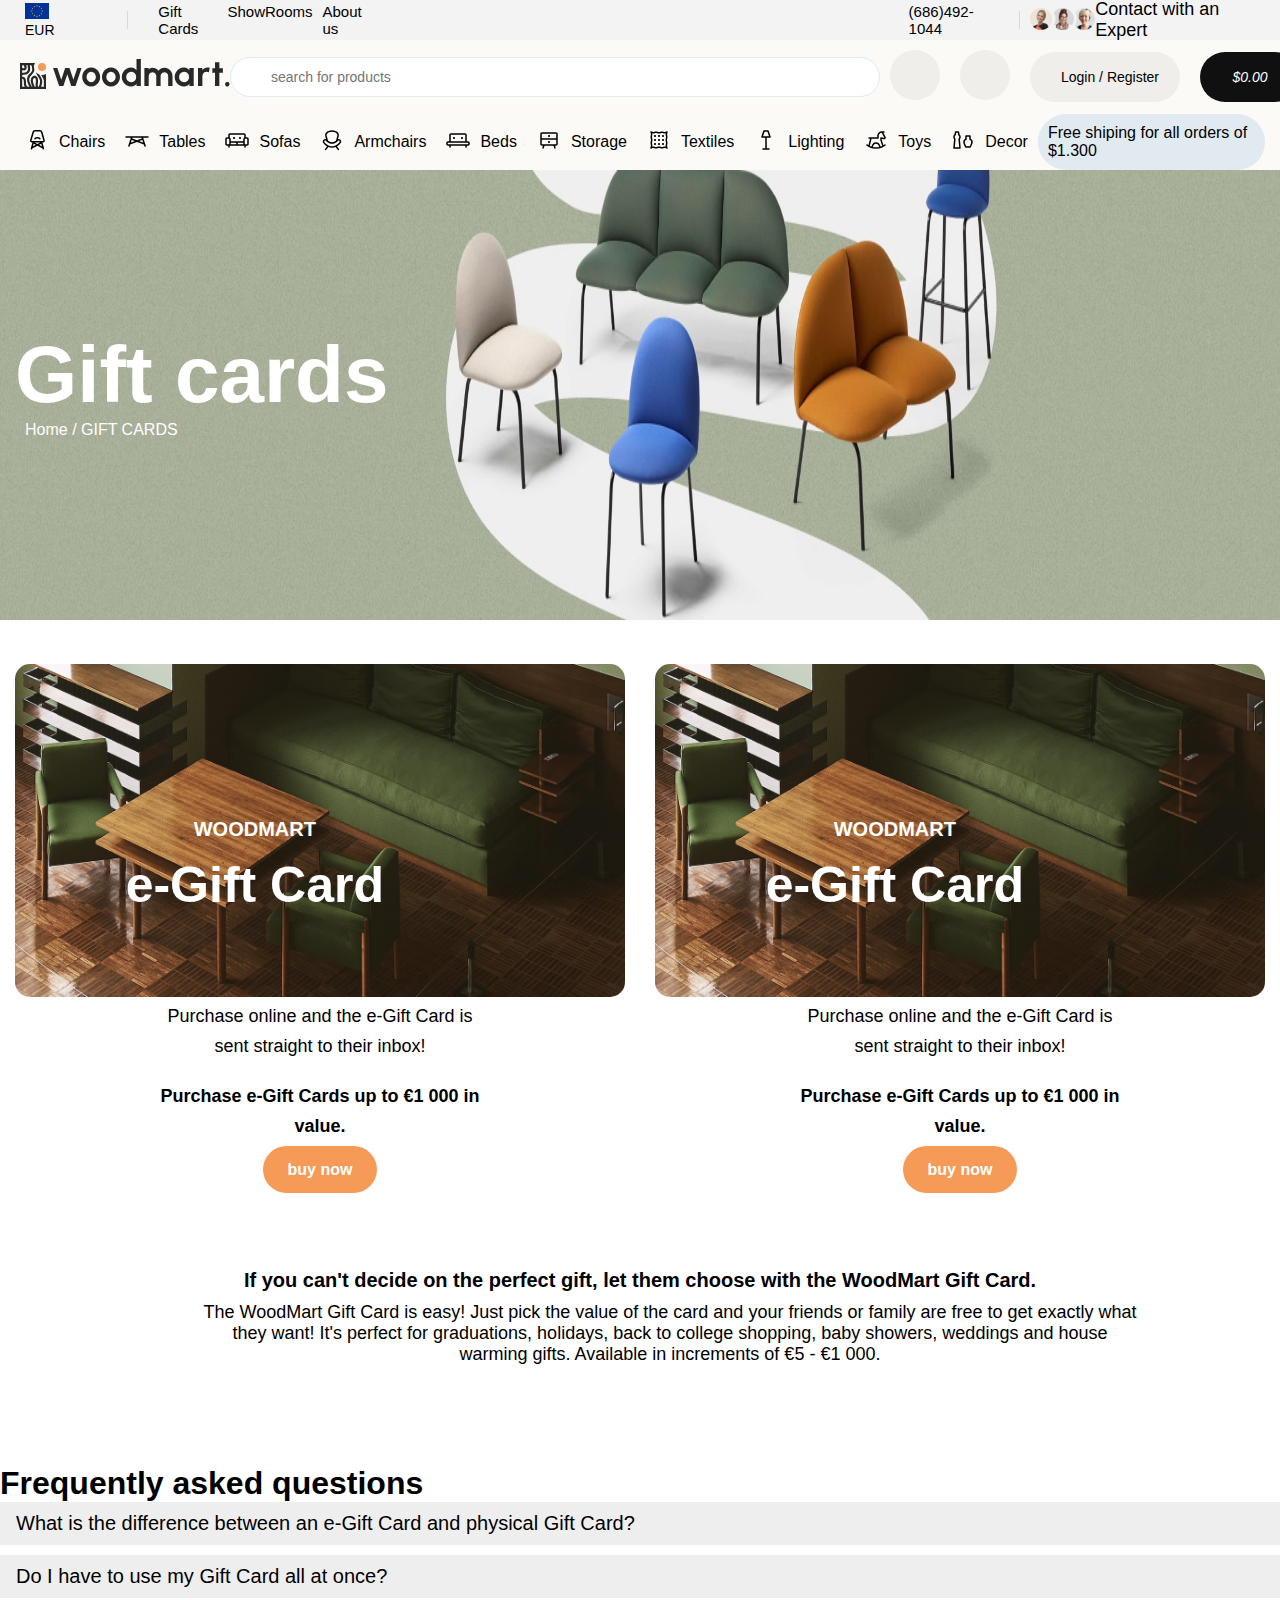
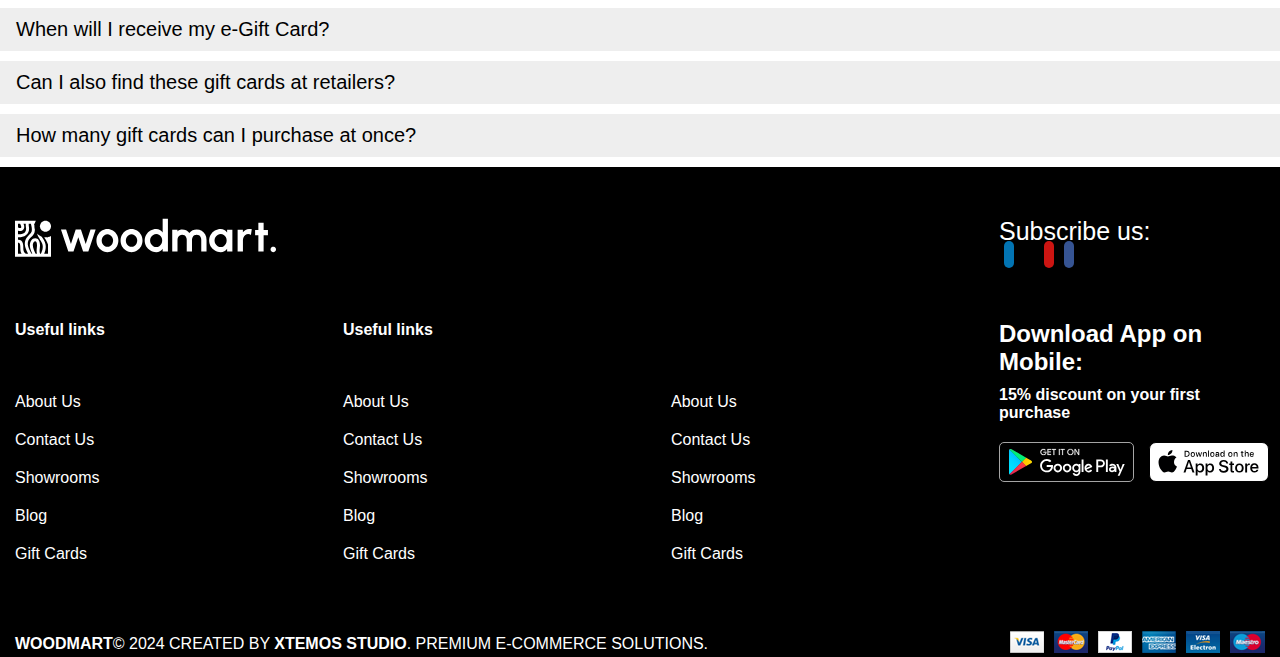
<file: gift-cards.html>
<!DOCTYPE html>
<html lang="en">

<head>
    <meta charset="UTF-8">
    <meta name="viewport" content="width=device-width, initial-scale=1.0">
    <link rel="stylesheet" href="https://cdnjs.cloudflare.com/ajax/libs/font-awesome/6.5.2/css/all.min.css"
        integrity="sha512-SnH5WK+bZxgPHs44uWIX+LLJAJ9/2PkPKZ5QiAj6Ta86w+fsb2TkcmfRyVX3pBnMFcV7oQPJkl9QevSCWr3W6A=="
        crossorigin="anonymous" referrerpolicy="no-referrer" />

    <link rel="stylesheet" href="css/style.css">
    <title>Gift cards</title>
</head>

<body>
    <header class="whb_header">
        <div class="main_header">
            <div class="wb_row">
                <div class="container">
                    <div class="row">
                        <div class="header">
                            <div class="header_row">
                                <ul class="menu_currency">
                                    <li><a href=""><img src="img/asset 0.svg" alt="">EUR</a>
                                        <ul class="sub_menu">
                                            <li><a href="#"><img src="img/asset 1.svg" alt="">Canada</a></li>
                                            <li><a href="#"><img src="img/asset 2.svg" alt="">USA</a></li>
                                            <li><a href="#"><img src="img/asset 3.svg" alt="">Japan</a></li>
                                        </ul>
                                    </li>
                                </ul>
                            </div>
                            <div class="space_element">
                            </div>
                            <div class="header_devider">
                            </div>
                            <div class="header_nav">
                                <ul class="menu_top">
                                    <li><a href="">Gift Cards</a></li>
                                    <li><a href="">ShowRooms</a></li>
                                    <li><a href="">About us</a></li>
                                </ul>
                            </div>
                            <div class="empty_column"></div>
                            <div class="contact">
                                <ul>
                                    <li><a href=""><i class="fa-solid fa-phone"></i>(686)492-1044</a></li>
                                </ul>
                            </div>
                            <div class="space_element"></div>
                            <div class="box_content ">
                                <div class="box_icon ">
                                    <a href=""><img src="img/asset 4.png" alt="" class="d-flex "></a>
                                </div>
                            </div>
                            <div class="box_text ">
                                <p class=""><a href="">Contact with an Expert</a></p>
                            </div>
                        </div>
                    </div>
                </div>
            </div>
            <div class="wb_middle_row">
                <div class="container">
                    <div class="row">
                        <div class="logo">
                            <a href="index.html"> <img src="img/asset 5.svg" alt=""></a>
                        </div>
                        <div class="search_bar">
                            <i class="fa-solid fa-magnifying-glass"></i><input type="text"
                                placeholder="search for products">
                        </div>
                        <div class="icon_bar">
                            <ul class="icon">
                                <li class="compare"><button><a href=""><i
                                                class="fa-solid fa-code-compare"></i></a></button></li>
                                <li class="wishlist"><button><a href=""><i class="fa-regular fa-heart"></i></a></button>
                                </li>
                                <li class="login"><button><a href=""><i class="fa-regular fa-user"></i>Login /
                                            Register</a></button></li>
                                <li class="cart"><button><a href=""><i class="fa-solid fa-cart-shopping">
                                                $0.00</i></a></button></li>
                            </ul>
                        </div>
                    </div>
                </div>
            </div>
            <div class="nav_bar">
                <div class="nav_menu">
                    <div class="container">
                        <div class="row">
                            <ul class="nav_item">
                                <li><a href=""><img src="img/asset 6.svg" alt=""></a></li>
                                <span><a href="">Chairs</a></span>
                                <li><a href=""><img src="img/asset 7.svg" alt=""></a></li>
                                <span><a href="">Tables</a></span>
                                <li><a href=""><img src="img/asset 8.svg" alt=""></a></li>
                                <span><a href="">Sofas</a></span>
                                <li><a href=""><img src="img/asset 9.svg" alt=""></a></li>
                                <span><a href="">Armchairs</a></span>
                                <li><a href=""><img src="img/asset 10.svg" alt=""></a></li>
                                <span><a href="">Beds</a></span>
                                <li><a href=""><img src="img/asset 11.svg" alt=""></a></li>
                                <span><a href="">Storage</a></span>
                                <li><a href=""><img src="img/asset 12.svg" alt=""></a></li>
                                <span><a href="">Textiles</a></span>
                                <li><a href=""><img src="img/asset 13.svg" alt=""></a></li>
                                <span><a href="">Lighting</a></span>
                                <li><a href=""><img src="img/asset 14.svg" alt=""></a></li>
                                <span><a href="">Toys</a></span>
                                <li><a href=""><img src="img/asset 15.svg" alt=""></a></li>
                                <span><a href="">Decor</a></span>
                            </ul>
                            <div class="nav_text">
                                <a href="">Free shiping for all orders of $1.300</a>
                            </div>
                        </div>
                    </div>
                </div>
            </div>
        </div>
    </header>
    <section class="image_wrap">
        <div class="container">
            <div class="row">
                <div class="img">
                    <img src="img/asset 120.jpeg" alt="">
                </div>
                <div class="text">
                    <div class="head">
                        <h1>Gift cards</h1>
                        <span><a href="index.html">Home</a> / GIFT CARDS</span>
                    </div>

                </div>
            </div>
        </div>

    </section>
    <section class="gift_card">
        <div class="container">
            <div class="row">
                <div class="col_50">
                    <div class="gift_box">
                        <div class="img_box">
                            <div class="img">
                                <a href=""><img src="img/asset 113.jpeg" alt=""></a>
                            </div>
                            <div class="text">
                                <a href="">
                                    <h3>WOODMART</h3>
                                </a>
                                <a href="">
                                    <h1>e-Gift Card</h1>
                                </a>
                            </div>
                        </div>
                        <div class="caption_text">
                            <p>Purchase online and the e-Gift Card is sent straight to their inbox!</p>
                            <p><span>
                                    <strong>

                                        Purchase e-Gift Cards up to €1 000 in value.
                                    </strong>
                                </span>
                            </p>
                        </div>
                        <div class="button">
                            <a href=""><strong>buy now</strong> <i class="fa-solid fa-arrow-right"></i></a>
                        </div>
                    </div>
                </div>
                <div class="col_50">
                    <div class="gift_box">
                        <div class="img_box">
                            <div class="img">
                                <a href=""><img src="img/asset 113.jpeg" alt=""></a>
                            </div>
                            <div class="text">
                                <a href="">
                                    <h3>WOODMART</h3>
                                </a>
                                <a href="">
                                    <h1>e-Gift Card</h1>
                                </a>
                            </div>
                        </div>
                        <div class="caption_text">
                            <p>Purchase online and the e-Gift Card is sent straight to their inbox!</p>
                            <p>
                                <span>
                                    <strong>

                                        Purchase e-Gift Cards up to €1 000 in value.
                                    </strong>
                                </span>
                            </p>
                        </div>
                        <div class="button">
                            <a href=""><strong>buy now</strong> <i class="fa-solid fa-arrow-right"></i></a>
                        </div>
                    </div>
                </div>
            </div>
            <div class="gift_text">
                <h5><strong>If you can't decide on the perfect gift, let them choose with the WoodMart Gift
                        Card.</strong></h5>
                <p>The WoodMart Gift Card is easy! Just pick the value of the card and your friends or family are free
                    to get exactly what they want! It's perfect for graduations, holidays, back to college shopping,
                    baby showers, weddings and house warming gifts. Available in increments of €5 - €1 000.</p>
            </div>
        </div>
    </section>

    <section class="f&q">
        <div class="head">
            <h1>Frequently asked questions</h1>
        </div>
        <div>

            <details>
                <summary>
                    What is the difference between an e-Gift Card and physical Gift Card? </summary>
                <p>A seemingly elegant design can quickly begin to bloat with unexpected content or break under the
                    weight of actual activity. Fake data can ensure a nice looking layout but it doesn’t reflect what a
                    living, breathing application must endure. Real data does.</p>
            </details>
            <details>
                <summary>
                    Do I have to use my Gift Card all at once?</summary>
                <p>Websites in professional use templating systems. Commercial publishing platforms and content
                    management systems ensure that you can show different text, different data using the same template.
                    When it’s about controlling hundreds of articles, product pages for web shops.</p>
            </details>
            <details>
                <summary><span>
                        When will I receive my e-Gift Card? </span></summary>
                <p>If the copy becomes distracting in the design then you are doing something wrong or they are
                    discussing copy changes. It might be a bit annoying but you could tell them that that discussion
                    would be best suited for another time. At worst the discussion is at least working towards the final
                    goal of your site where questions about lorem ipsum don’t.</p>
            </details>
            <details>
                <summary><span>
                        Can I also find these gift cards at retailers? </span></summary>
                <p>A seemingly elegant design can quickly begin to bloat with unexpected content or break under the
                    weight of actual activity. Fake data can ensure a nice looking layout but it doesn’t reflect what a
                    living, breathing application must endure. Real data does.</p>
            </details>
            <details>
                <summary>
                    How many gift cards can I purchase at once? </summary>
                <p>Websites in professional use templating systems. Commercial publishing platforms and content
                    management systems ensure that you can show different text, different data using the same template.
                    When it’s about controlling hundreds of articles, product pages for web shops.</p>
            </details>
        </div>
    </section>


    <section class="footer">
        <div class="container">
            <div class="row">
                <div class="col_80">
                    <div class="img_logo">
                        <a href=""><img src="img/asset 93.svg" alt=""></a>
                    </div>  
                    <div class="nav_banner">
                        <div class="nav_col">
                            <div class="nav_inner">
                                <div class="nav_head">
                                    <h4>Useful links</h4>
                                </div>
                                <ul class="nav_menu">
                                    <li><a href="">About Us</a></li>
                                    <li><a href="">Contact Us</a></li>
                                    <li><a href="">Showrooms</a></li>
                                    <li><a href="">Blog</a></li>
                                    <li><a href="">Gift Cards</a></li>
                                </ul>
                            </div>
                        </div>
                        <div class="nav_col">
                            <div class="nav_inner">
                                <div class="nav_head">
                                    <h4>Useful links</h4>
                                </div>
                                <ul class="nav_menu">
                                    <li><a href="">About Us</a></li>
                                    <li><a href="">Contact Us</a></li>
                                    <li><a href="">Showrooms</a></li>
                                    <li><a href="">Blog</a></li>
                                    <li><a href="">Gift Cards</a></li>
                                </ul>
                            </div>
                        </div>
                        <div class="nav_col">
                            <div class="nav_inner">
                                <div class="nav_head">
                                    <h4></h4>
                                </div>
                                <ul class="nav_menu">
                                    <li><a href="">About Us</a></li>
                                    <li><a href="">Contact Us</a></li>
                                    <li><a href="">Showrooms</a></li>
                                    <li><a href="">Blog</a></li>
                                    <li><a href="">Gift Cards</a></li>
                                </ul>
                            </div>
                        </div>
                    </div>                  
                </div>
                <div class="col_20">
                    <div class="subscribe">
                        <h3>Subscribe us:</h3>
                        <a href=""><i class="fa-brands fa-facebook-f"></i></a>
                        <a href=""><i class="fa-brands fa-x-twitter"></i></a>
                        <a href=""><i class="fa-brands fa-pinterest-p"></i></a>
                        <a href=""><i class="fa-brands fa-linkedin-in"></i></a>
                    </div>
                    <div class="download">
                        <h2>Download App on Mobile:</h2>
                        <h4>15% discount on your first purchase</h4>
                    </div>
                    <div class="download_button">
                        <div class="playstore">
                            <a href=""><img src="img/asset 94.svg" alt=""></a>
                        </div>
                        <div class="istore">

                          <a href=""><img src="img/asset 95.svg" alt=""></a>
                        </div>
                    </div>
                </div>
            </div>
        <div class="bottom_row">

            <div class="bottom_text">
                <a href=""><strong>WOODMART</strong></a>© 2024 CREATED BY <strong>XTEMOS STUDIO</strong>. PREMIUM E-COMMERCE SOLUTIONS.
            </div>
            <div class="payment">
                <img src="img/asset 96.png " alt="">
            </div>
        </div>    

        </div>
    </section>

</body>


</html>
</file>
<file: css/style.css>
* {
    margin: 0;
    padding: 0;
    box-sizing: border-box;
    list-style: none;
    text-decoration: none;
    font-family: "Urbanist", sans-serif;
    /* background-color: var(--light12); */
}

a {
    color: var(--black);
}

:root {
    --black: #000000;
    --black1: #101010;
    --black2: #242424;
    --black3: #252525;
    --black4: #333333;
    --black5: #363636;
    --light1: #666666;
    --light2: #777777;
    --light3: #7f6f4b;
    --light4: #817a82;
    --light5: #848484;
    --light6: #909090;
    --light7: #9e9e9e;
    --light8: #a5a5a5;
    --light9: #b0b3a8;
    --light10: #bbbbbb;
    --light11: #cdced0;
    --light12: #e0eaf0;
    --blue: #0274b3;
    --blue1: #365493;
    --red: #cb2027;
    --red1: #cc1512;
    --red2: #e01020;
    --yellow: #eabe12;
    --orange: #f59a57;
    --green: #438e44;
    --white: #ffffff;
    --white1: #fbfaf7;
}

.wb_row {
    background-color: #f3f3f3;
}

.header {
    display: flex;
    justify-content: space-evenly;
    align-items: center;
}

.wb_row .container {
    padding: 0px 15px;
    display: flex;
    align-items: center;
    height: 40px;
}

.header {
    font-size: 15px;
}

.menu_currency li img {
    padding-right: 10px;
}

.menu_currency li {
    font-size: 14px;
}

.menu_currency::after {
    content: "\f078";
    font-family: "fontawesome";
    padding-left: 5px;
}

.menu_currency {
    padding: 0px 10px;
    position: relative;
    display: flex;
}

.sub_menu li img {
    padding-right: 10px;
}

.sub_menu li {
    padding: 5px;
    font-size: 18px;
}

.sub_menu {
    position: absolute;
    width: 200px;
    left: 0;
    background-color: var(--white);
    padding: 15px 35px 15px 15px;
    border-radius: 20px;
    display: none;
}

.menu_currency li:hover .sub_menu {
    display: block;
}

.space_element {
    width: 10px;
    margin: 10px;
}

.space_element::before {
    content: "";
    display: block;
    height: 18px;
    border-right: 1px solid rgba(0, 0, 0, 0.105);
}

.menu_top {
    display: flex;
    padding-left: 10px;
}


.whb_header .main_header .wb_row .container .row .header .header_nav li a {

    font-weight: 500;
}
.whb_header .main_header .wb_row .container .row .header .header_nav li a:hover {
    color: var(--orange);
}

.menu_top li {
    padding-left: 10px;
}

.empty_column {
    width: 570px;
}

.wb_middle_row .container {
    padding: 0px 20px;
    background-color: var(--white1);
}

.wb_middle_row .container .row {
    display: flex;
    justify-content: space-between;
    align-items: center;
}

.wb_middle_row .container .row .search_bar {
    position: relative;
}

.wb_middle_row .container .row .search_bar .fa-solid {
    position: absolute;
    top: 12px;
    left: 10px;
}

.wb_middle_row .container .row .search_bar input[type="text"] {
    border-radius: 50px;
    width: 650px;
    height: 40px;
    padding-inline: 40px 15px;
    font-size: 14px;
    border: 0.1px solid var(--light12);
}

.wb_middle_row .container .row .icon_bar .icon {
    display: flex;
    align-items: center;
    padding: 10px 0px;
}

.wb_middle_row .container .row .icon_bar .icon .compare {
    padding: 0px 10px;
}

.wb_middle_row .container .row .icon_bar .icon .compare button {
    border-radius: 50%;
    padding-top: 0px;
    height: 50px;
    width: 50px;
    text-align: center;
    background-color: #efeeeb;
    border: none;
    padding: 0px 10px;
}

.wb_middle_row .container .row .icon_bar .icon .wishlist {
    padding: 0px 10px;
}

.wb_middle_row .container .row .icon_bar .icon .wishlist button {
    border-radius: 50%;
    padding-top: px;
    height: 50px;
    width: 50px;
    text-align: center;
    background-color: #efeeeb;
    border: none;
}

.wb_middle_row .container .row .icon_bar .icon .login i {
    padding-right: 10px;
}

.wb_middle_row .container .row .icon_bar .icon .login {
    padding: 0px 10px;
}

.wb_middle_row .container .row .icon_bar .icon .login button {
    border-radius: 30px;
    height: 50px;
    width: 150px;
    text-align: center;
    background-color: #efeeeb;
    border: none;
    font-size: 14px;
}

.wb_middle_row .container .row .icon_bar .icon .cart {
    padding: 0px 10px;
}

.wb_middle_row .container .row .icon_bar .icon .cart a {
    color: white;
}

.wb_middle_row .container .row .icon_bar .icon .cart button {
    border-radius: 30px;
    height: 50px;
    width: 100px;
    text-align: center;
    border: none;
    font-size: 14px;
    background-color: var(--black1);
    color: var(--white);
}

.nav_bar .nav_menu .container {
    padding: 0px 15px;
    background-color: var(--white1);
}

.nav_bar .nav_menu .container .row {
    display: flex;
    align-items: center;
    justify-content: space-between;
}

.nav_bar .nav_menu .container .row .nav_item  a:hover{
    color: var(--orange);
}
.nav_bar .nav_menu .container .row .nav_item li img:hover a {
    color: var(--orange);
}
.nav_bar .nav_menu .container .row .nav_item {
    display: flex;
    align-items: center;
    justify-content: center;
}

.nav_bar .nav_menu .container .row .nav_item img {
    margin-right: 10px;
    margin-left: 10px;
}

.nav_bar .nav_menu .container .row .nav_item span {
    margin-right: 10px;
}

.nav_bar .nav_menu .container .row .nav_text {
    background-color: var(--light12);
    padding: 10px;
    border-radius: 45px;
}

.slider_wrap .slider .container .row .image_wrap .img img {
    height: 100vh;
}

.slider_wrap .slider .container .row {
    position: relative;
}

.slider_wrap .slider .container .row .slider_text .uper_text {
    display: flex;
    justify-content: start;
    align-items: center;
    font-size: 20px;
}

.slider_wrap .slider .container .row .item2 .slider_text .uper_text .img img {
    width: 80px;
    height: 80px;
    background-color: #a9b3b8;
    border-radius: 50px;
    margin-right: 15px;
}

.slider_wrap .slider .container .row .item1 .slider_text .uper_text .img {
    width: 80px;
    height: 80px;
    background-color: var(--light9);
    border-radius: 50px;
    text-align: center;
    margin-right: 15px;
}

.slider_wrap .slider .container .row .item3 .slider_text .uper_text .img img {
    width: 80px;
    height: 80px;
    background-color: rgba(193, 157, 133, 1);
    border-radius: 50px;
    margin-right: 15px;
}

.slider_wrap .slider .container .row .slider_text .uper_text img {
    width: 100%;
    padding: 20px;
}

.slider_wrap .slider .container .row .slider_text .uper_text .text u {
    border-bottom: 3px solid var(--orange);
}

.slider_wrap .slider .container .row .slider_text {
    position: absolute;
    top: 100px;
    left: 50px;
    font-size: 20px;
}
.owl-nav{
    display: none;
}
.owl-dots{
    text-align: center;
    display: flex;
    position: absolute;
    right: 50%;
    bottom: 5px;
    background-color: black;
    border-radius: 25px;
}
.slider_wrap .slider .container .row .image_wrap .img img {
    width: 100%;
    height: 100vh;
}

.slider_wrap .slider .container .row .slider_text .img_text_wrap .img_text {
    display: flex;
    align-items: center;
    margin-left: 30px;
}

.slider_wrap .slider .container .row .slider_text .img_text_wrap .img_text img {
    width: 20%;
}

.slider_wrap .slider .container .row .slider_text .uper_text {
    margin: 0px 0px 120px 50px;
}

.slider_wrap .slider .container .row .slider_text .lower_text {
    margin-left: 50px;
}

.slider_wrap .slider .container .row .item2 .slider_text .uper_text img {
    width: 100%;
    padding: 20px;
}

.slider_wrap .slider .container .row .slider_text .img_text_wrap .button {
    display: flex;
    align-items: center;
    margin-top: 50px;
}

.slider_wrap .slider .container .row .slider_text .img_text_wrap .button .btn {
    background-color: var(--white);
    width: 120px;
    margin-left: 50px;
    padding: 15px;
    border-radius: 150px;
}

.slider_wrap .slider .container .row .slider_text .img_text_wrap .button .price_tag {
    margin-left: 20px;
    font-size: 25px;
}

.slider_wrap {
    margin-bottom: 100px;
}

.categories {
    margin-bottom: 80px;
}

.categories .container {
    padding: 0px 15px;
}

.categories .container .row .categories_box {
    display: flex;
}

.categories .container .row .categories_box .product_box {
    width: 300px;
    height: auto;
    position: relative;
    overflow: hidden;
    transition: 1s ease;
    transform: scale(1);
}

.categories .container .row .categories_header {
    margin: 0px 0px 20px 0px;
}

.categories .container .row .categories_header p {
    margin: 10px 0px 0px 0px;
}

.categories .container .row .categories_box .product_box .img {
    width: 250px;
    height: 250px;
}
.categories .container .row .categories_box .product_box .img img{
    width: 100%;
    border-radius: 50%;
    padding: 5px;
    transform: scale(1);
    overflow: hidden;
}

.categories .container .row .categories_box .product_box:hover img{
    transform: scale(.9);
    transition: 1s ease;

}

.categories .container .row .categories_box .product_box:hover h3 {
    top: 30%;
}

.categories .container .row .categories_box .product_box .product h3 {
    background-color: var(--white);
    border-radius: 25px;
    position: absolute;
    top: 40%;
    right: 35%;
    padding: 10px 15px;
}

.categories .container .row .categories_box .product_box .product_count {
    position: absolute;
    top: 58%;
    right: 33%;
    color: var(--white);
    font-size: 20px;
    font-weight: 700;
    display: none;
}

.categories .container .row .categories_box .product_box:hover .product_count {
    display: block;
}

.bestsellers .container {
    padding: 0px 15px;
    margin: 0px 0px 80px 0px;
}

.bestsellers .container .row .bestseller_box .bestseller_header {
    display: flex;
    align-items: center;
    justify-content: space-between;
    flex-wrap: wrap;
    font-size: 25px;
    margin-bottom: 20px;
}

.bestsellers .container .row .bestseller_box .bestseller_header .bestseller_navmenu .bestseller_menu {
    display: flex;
    flex-wrap: wrap;
    font-size: 18px;
}

.bestsellers .container .row .bestseller_box .bestseller_header .bestseller_navmenu .bestseller_menu li {
    margin-right: 30px;
}

.bestsellers .container .row .bestseller_box .bestseller_header .bestseller_navmenu .bestseller_menu .all {
    border-bottom: 3px solid var(--orange);
}

.bestsellers .container .row .bestseller_box .bestseller_header .bestseller_navmenu .bestseller_menu .cool-link::after {
    content: '';
    display: block;
    width: 0;
    height: 2px;
    background: var(--orange);
    transition: width .3s;
}

.bestsellers .container .row .bestseller_box .bestseller_header .bestseller_navmenu .bestseller_menu .cool-link:hover::after {
    width: 100%;
    transition: width .3s;
}

.bestsellers .container .row .bestseller_box .selling_product {
    display: flex;
    align-items: center;
    justify-content: center;
}

.bestsellers .container .row .bestseller_box .selling_box {
    margin: 10px 8px;
    box-shadow: 0px 0px 15px rgba(0, 0, 0, 0.105);

}

.bestsellers .container .row .bestseller_box .selling_box .product_sell {
    width: 250px;

}

.bestsellers .container .row .bestseller_box .selling_box .product_sell .img img {
    width: 100%;
    height: auto;

}
.bestsellers .container .row .bestseller_box .selling_box .product_sell .product_detail {
    padding: 15px;
}

.bestsellers .container .row .bestseller_box .selling_box .product_sell .product_detail .product_cat {
    margin: 10px 0px;
}

.bestsellers .container .row .bestseller_box .selling_box .product_sell .product_detail .price_wrap {
    margin: 10px 0px;
}

.bestsellers .container .row .bestseller_box .selling_box .product_sell .product_header {
    display: flex;
    align-items: center;
    justify-content: space-between;
    flex-wrap: wrap;
}

.bestsellers .container .row .bestseller_box .selling_box .product_sell .product_detail .cart_button {
    display: flex;
    align-items: center;
    justify-content: space-between;
}

.bestsellers .container .row .bestseller_box .selling_box .product_sell .product_detail .cart_button .cart a {
    color: var(--white);
    font-weight: 900;
}

.bestsellers .container .row .bestseller_box .selling_box .product_sell .product_detail .cart_button .cart {
    background-color: var(--orange);
    width: 130px;
    padding: 15px;
    text-align: center;
    /* color: white; */
    border-radius: 50px;
}

.bestsellers .container .row .bestseller_box .selling_box .product_sell .product_detail .cart_button .icon a {
    margin: 5px;
    font-size: 25px;

}

.brand_shop .container {
    padding: 0px 15px;
    margin-bottom: 80px;
}

.brand_shop .container .row .brand_header {
    margin-bottom: 20px;
}

.brand_shop .container .row .brand_header .brand_heading {
    margin-bottom: 10px;
    font-size: 25px;
}

.brand_shop .container .row .brand_header .bottom_header {
    font-size: 24px;
    color: var(--light9);
    font-weight: 100;
}

.brand_shop .container .row .brands {
    display: flex;
    align-items: center;
    justify-content: space-around;
    padding: 0px 10px;
}

.brand_shop .container .row .brands .box {
    width: 300px;
    height: 420px;
    padding: 0px 10px;
    position: relative;
}

.brand_shop .container .row .brands .box .img img {
    width: 100%;
    height: 100%;
    border-radius: 15px;
}

.brand_shop .container .row .brands .box .text .img img {
    width:100%;
}

.brand_shop .container .row .brands .box .text {
    position: absolute;
    top: 20px;
    left: 30px;
    display: flex;
    color: var(--white);

}

.brand_shop .container .row .brands .box .text .name {
    margin-left: 20px;
}

.brand_shop .container .row .brands .box .text .text_wrap {
    margin-top: 20px;
}

.collections .container{
    margin-bottom: 80px;
    padding: 0px 15px;
    /* background-color: var(--light9); */
}

.collections .container .row .collection_title{
    text-align: center;
    margin-bottom: 30px;
}
.collections .container .row .collection_title .title{
    margin-bottom: 10px;
    font-size: 26px;
}

.collections .container .row .collection_title .sub_title{
    font-size: 22px;
    color: var(--light9);
}

.collections .container .row .collection_box{
    width: 100%;
    display: flex;
    align-items: center;
    justify-content: center;
} 
.collections .container .row .collection_box .collection_col{
    width: 20%;
    padding: 0px 10px;
}
.collections .container .row .collection_box .collection_col img{
    width: 100%;
    overflow: hidden;
    border-radius: 15px;
    margin-bottom: 20px;
}
.collections .container .row .collection_box .collection_col video{
    border-radius: 15px;
    width: 100%;
    margin-bottom: 20px;
    /* transition: 5s; */
}
.collections .container .row .collection_box .collection_col .text_box{
    background-color: var(--light9);
    padding: 30px;
    margin-bottom:20px ;
    border-radius: 15px;
}
.collections .container .row .collection_box .collection_col .text_box h1{
    margin-bottom: 10px;
}


.week_collection .container{
    padding: 0px 15px;
    margin-bottom: 80px;
    /* background-color: pink; */
}
.week_collection .container .row{
    display: flex;
}
.week_collection .container .row .col_70{
    width: 70%;
    /* height: 591px; */
    padding: 0px 15px;
}
.week_collection .container .row .col_70 .bestseller_box .bestseller_header{
    margin-bottom: 30px;
}
.week_collection .container .row .col_70 .bestseller_box .bestseller_header .title{
    margin-bottom: 10px ;
    font-size: 25px;
}
.week_collection .container .row .col_70 .bestseller_box .bestseller_header .sub_title {
    font-size: 20px;
}

.week_collection .container .row .col_70 .bestseller_box .selling_product{
    display: flex;
    
}

.week_collection .container .row .col_70 .bestseller_box .selling_product .selling_box{
    margin: 10px 8px;
    box-shadow: 0px 0px 15px rgba(0, 0, 0, 0.3);
    display: flex;
    background-color: var(--white);
    /* width: 33%; */
    /* border-radius: 15px; */
} 

.week_collection .container .row .col_70 .bestseller_box .selling_product .selling_box .product_sell .img img{
    width: 100%;
}

.week_collection .container .row .col_70 .bestseller_box .selling_product .selling_box .product_sell .product_detail{
    padding: 15px;
}
.week_collection .container .row .col_70 .bestseller_box .selling_product .selling_box .product_sell .product_detail .product_cat{

    margin: 10px 0px;
} 
.week_collection .container .row .col_70 .bestseller_box .selling_product .selling_box .product_sell .product_detail .price_wrap{
    margin: 10px 0px;
} 
.week_collection .container .row .col_70 .bestseller_box .selling_product .selling_box .product_sell .product_detail .cart_button{
    display: flex;
    align-items: center;
    justify-content: space-between;
    position: relative;
} 
.week_collection .container .row .col_70 .bestseller_box .selling_product .selling_box .product_sell .product_detail .cart_button .cart a{
    color: var(--white);
    font-weight: 700;
}
.week_collection .container .row .col_70 .bestseller_box .selling_product .selling_box .product_sell .product_detail .cart_button .cart{
    background-color: var(--orange);
    width: 160px;
    padding: 15px;
    text-align: center;
    /* color: white; */
    border-radius: 50px;
}
.week_collection .container .row .col_70 .bestseller_box .selling_product .selling_box .product_sell .product_detail .cart_button .icon a{
 margin: 5px;
 font-size: 25px;   
}

.week_collection .container .row .col_30{
 width: 30%;
}

.week_collection .container .row .col_30 .img img{
    width: 100%;
    height: 616px;
    border-radius: 15px;
}

.rules .container{
    padding: 0px 15px;
    margin-bottom: 80px;
}
.rules .container .img_text {
    display: flex;
}
.rules .container .row .col_40{
    width: 40%;
    padding: 0px 15px;
}
.rules .container .row .col_40 .img img{
    width: 100%;
    padding: 15px 15px ;
}

.rules .container .col_60{
    width: 60%;
}
.rules .container .col_60 .sub_heading{
    margin-bottom: 20px;
    font-size: 16px;
}
.rules .container .col_60 .text_wrap p{
    margin-bottom: 20px;
    font-size: 20px;
}
.rules .container .col_60 .text_wrap li img{
    margin-right: 10px;
}
.rules .container .col_60 .text_wrap ul{
    margin: 0px 0px 30px 10px;
}
.rules .container .col_60 .text_wrap li{
    margin-bottom: 10px;
    font-size: 20px;

}

.rules .container .col_60 .video_wrap{
    width: 100%;
    padding: px 0px;
    position: relative;

}
.rules .container .col_60 .video_wrap img{
    border-radius: 200px;
    width: 100%;
    height: 100%;
}
.rules .container .col_60 .video_wrap .text{
    position: absolute;
    top: 30%;
    left: 20%;
    color: var(--white);
    text-align: center;
}
.rules .container .col_60 .video_wrap .text h5{
    margin-bottom: 10px;
    font-size: 25px;
    text-align: center;
}
.rules .container .col_60 .video_wrap .text h1{
    font-size:35px ;
}
.rules .container .col_60 .video_wrap .text .play_button{
    width: 90px;
    height: 90px; 
    text-align: center;
    background-color: transparent;
    color: black;
    border: 1px solid rgba(255,255,255,0.5);
    font-size: 35px;
    padding: 25px;
    border-radius: 50px;
    margin-left: 40%;
}
.rules .container .col_60 .video_wrap .text .play_button i{
    color: rgba(255, 255, 255,0.7);
    text-align: center;
}

.rules .container .col_60 .video_wrap .text .play_button i:hover{
    transform: scale(0.7);
    transition: 1s;
    color: rgba(255, 255, 255,0.4);
    
}

.articles .container{
    padding: 0px 15px;
    margin-bottom: 80px;
}
.articles .container .row{
    display: flex;
    align-items: center;
    justify-content: space-between;
    margin-bottom: 10px;
}
.articles .container .row .blog_button {

    background-color: var(--light11);
    padding: 15px;
    font-size: 18px;
    font-weight: 600;
    border-radius: 25px;
}
.articles .container .row .blog_button i{
    margin-left: 5px;
}
.articles .container .article_box {
    display: flex;
}
.articles .container .article_box .col_25{
    width: 355px;
    height: 450px;
    box-shadow:0px 0px 15px rgba(0, 0, 0, 0.3);
    margin-right: 15px;
    /* overflow: hidden; */
}
.articles .container .article_box .col_25 .img{
    width: 315px;
    height: auto;
    overflow: hidden;
}
.articles .container .article_box .col_25 .img img{
    width: 100%;
    overflow: hidden;
}
.articles .container .article_box .col_25:hover img{
    transform: scale(1.1);
    transition: 1s;
}
.articles .container .article_box .col_25 .bottom_text{
    padding: 25px;
}
.articles .container .article_box .col_25 .bottom_text .date{
    margin-bottom: 10px;
}
.articles .container .article_box .col_25 .bottom_text .heading{
    margin-bottom: 10px;
}
.articles .container .article_box .col_25 .bottom_text .link{
    margin-top: 15px;
}
.articles .container .article_box .col_25 .bottom_text .link a{
    color: var(--orange);
    font-weight: 600;
}


.footer_text .container{
    padding: 0px 15px;
    margin-bottom: 80px;
}
.footer_text .container .row .uper_text h1{
    margin-bottom: 20px;
}
.footer_text .container .row .uper_text p{
    margin-bottom: 20px;
    font-weight: 500;
}

.footer {
    background-color: black;
    color: var(--white);
}
.footer .container{
    padding: 50px 15px 0px 15px;   
}
.footer .container .row{
    display: flex;
}
.footer .container .img_logo{
    margin: 0px 15px 60px 0px;

}
.footer .container .row .col_80 .nav_banner{
    display: flex;
}
.footer .container .row .col_80 .nav_banner .nav_col{
    width: 328px;
}
.footer .container .row .col_80 .nav_banner .nav_inner .nav_head{
    margin-bottom: 30px;
    width: 328px;
    height: 32px;
}
.footer .container .row .col_80 .nav_banner .nav_inner .nav_menu{
    height: 218px;
    margin-bottom: 30px;
    /* display: flex; */
    /* flex-wrap: wrap; */
}
    
.footer .container .row .col_80 .nav_banner .nav_inner .nav_menu li{
    padding: 10px 0px;
}
.footer .container .row .col_80 .nav_banner .nav_inner .nav_menu a{
    color: var(--white);
}
.footer .container .row .col_20 .subscribe{
    margin-bottom: 56px;
}
.footer .container .row .col_20 h3{
    font-size: 25px;
    font-weight: 500;
}
.footer .container .row .col_20 i{
    color: var(--white);
    width: 25px;
    height: 25px;
    text-align: center;
    /* font-size: 2px; */
    margin: 5px;
    padding: 5px;
    border-radius: 15px;
}
.footer .container .row .col_20 .fa-facebook-f{
    background-color:var(--blue);
    text-align: center;
}
.footer .container .row .col_20 .fa-pinterest-p{

    background-color: var(--red1);
 }
.footer .container .row .col_20 .fa-linkedin-in{
    background-color: var(--blue1);
}

.footer .container .row .col_20 .download{
 margin-bottom: 20px;   
}
.footer .container .row .col_20 .download h2{
    margin-bottom: 10px;
}

.footer .container .row .col_20  .download_button{
    display: flex;
}
.footer .container .row .col_20 .download_button .playstore{
    margin: 0px 15px 20px 0px;
}
.footer .container .bottom_row {
    display: flex;
    align-items: center;
    justify-content: space-between;
}

.footer .container .bottom_row a{
    color: var(--white);

}


.image_wrap .container{
position: relative;
margin-bottom: 40px;
}
.image_wrap .container .row .img img{
    width: 100%;
    height: 50vh;
    
}
.image_wrap .container .row .text{
    position: absolute;
    top: 35%;
    padding: 0px 15px;
    color: var(--white);
}
.image_wrap .container .row .text .head a{
    color: var(--white);
}
.image_wrap .container .row .text .head h1{
    font-size: 80px;
}  
.image_wrap .container .row .text .head span{
    font-weight: 500;
    padding: 0px 0px 0px 10px;
}
.gift_card .container  {

    margin-bottom: 100px;
}
.gift_card .container .row {
    width: 100%;
    display: flex;
}
.gift_card .container .row .col_50{
    width: 50%;
    position: relative;
    margin-bottom: 40px;
}
.gift_card .container .row .col_50 .gift_box .img_box{
    padding: 0px 15px; 

}
.gift_card .container .row .col_50 .gift_box .img_box img{
    border-radius: 15px;
    width: 100%;
    /* padding: 0px 15px; */
}
.gift_card .container .row .col_50 .text{
    position: absolute;
    top: 30%;
    right: 40%;
}
.gift_card .container .row .col_50 .text a{
    font-size: 25px;
    color: var(--white);
}
.gift_card .container .row .col_50 .text h3{
    font-size: 20px;
    text-align: center;
}
.gift_card .container .row .col_50 .text h1{
    margin-top:15px ;
}
.gift_card .container .row .col_50 .caption_text{
    text-align: center;
    margin: 0px 158px 20px 158px;
}
.gift_card .container .row .col_50 .caption_text span {
    margin-bottom: 40px;
}
.gift_card .container .row .col_50 .caption_text p{
    margin-bottom: 20px;
    font-size: 18px;
    line-height: 30px;
}
.gift_card .container .row .col_50 .button {
    text-align: center;
    /* margin-top: 20px; */
}
.gift_card .container .row .col_50 .button a {
    color: var(--white);
    padding: 15px 25px;
    border-radius: 35px;
    background-color: var(--orange);
}


.gift_card .container .row .col_50 .button strong {
    text-align: center;
    
}

.gift_card .container .gift_text {
    text-align: center;
    margin-top: 50px;
}
.gift_card .container .gift_text h5 {
    margin-bottom:10px;
    font-size: 20px;
}
.gift_card .container .gift_text  p {
    width: 940px;
    text-align: center;
    float: center;
    margin-left: 200px;

}
details {
    background: #eee;
    padding: 10px 1rem;
    margin-bottom: 10px;
  }
  summary {
    font-size: 20px;
  }
  p {
    font-size: 18px;
  }
</file>
